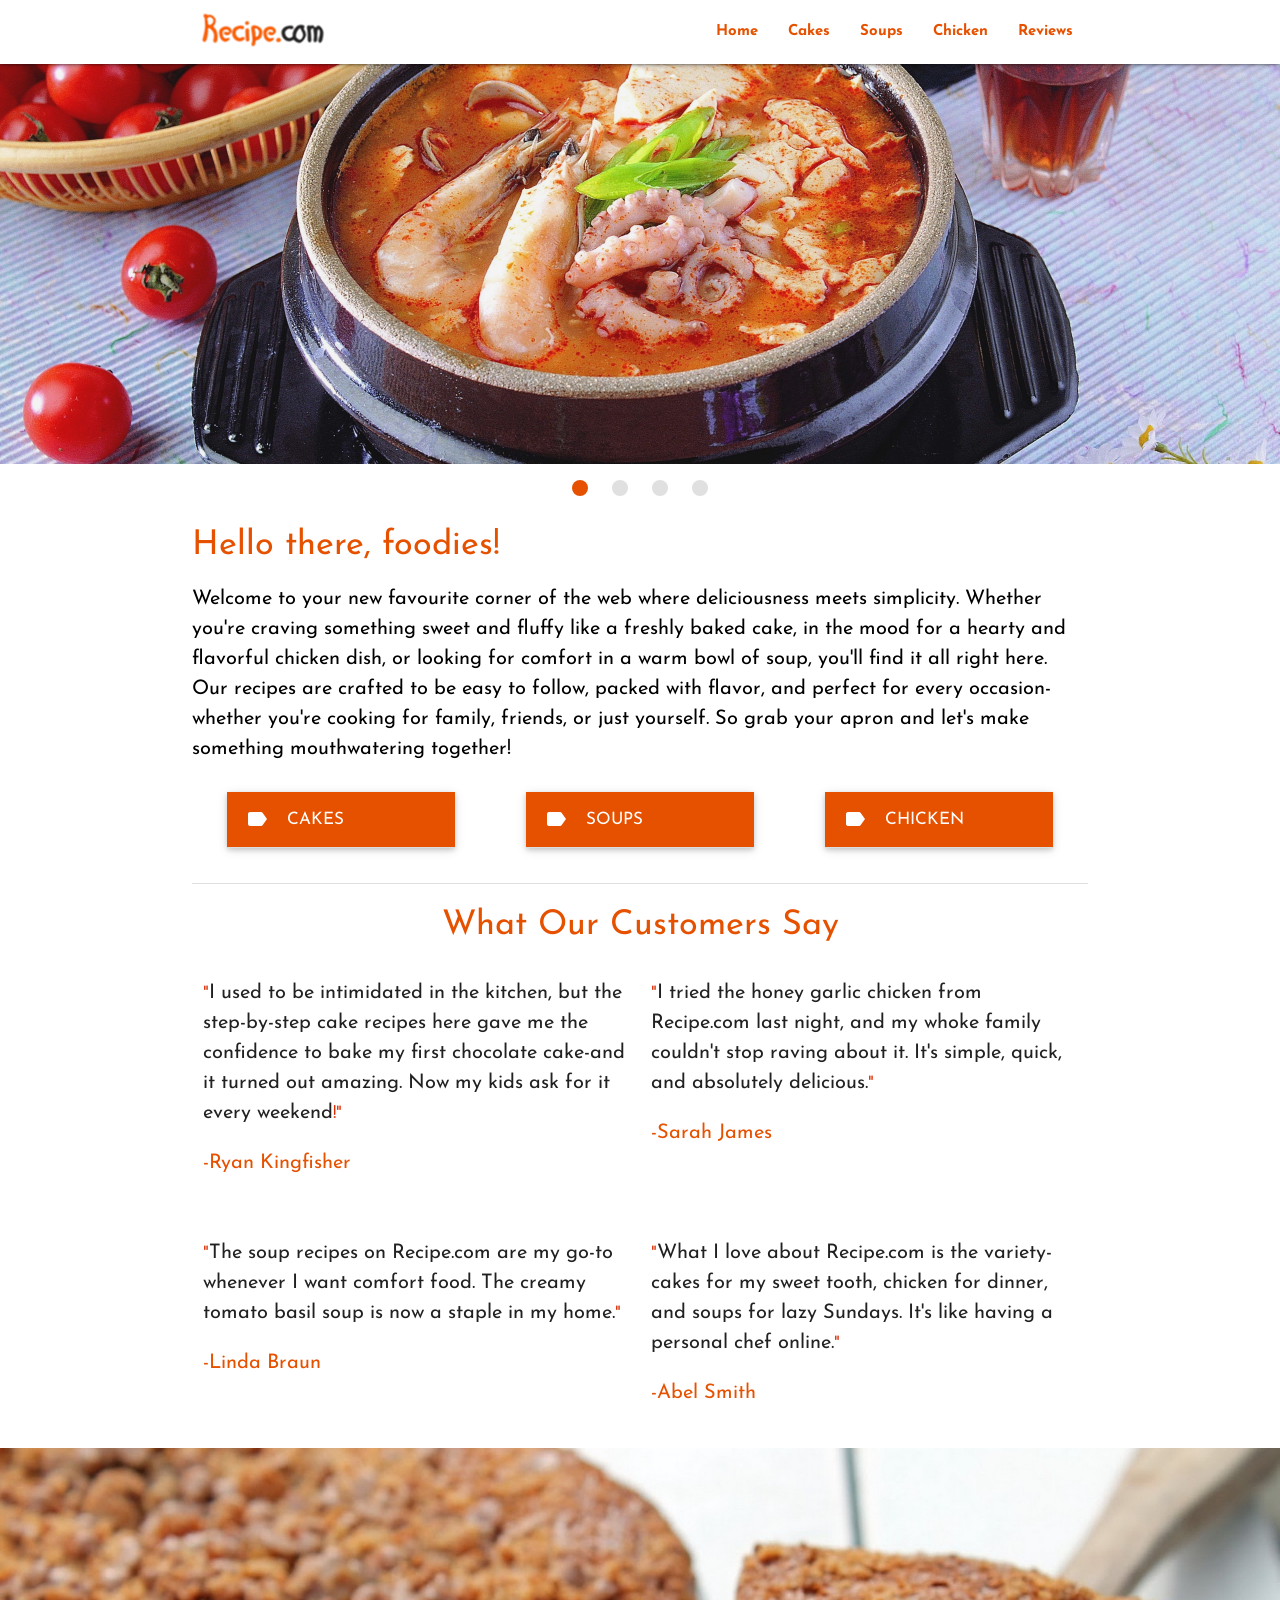
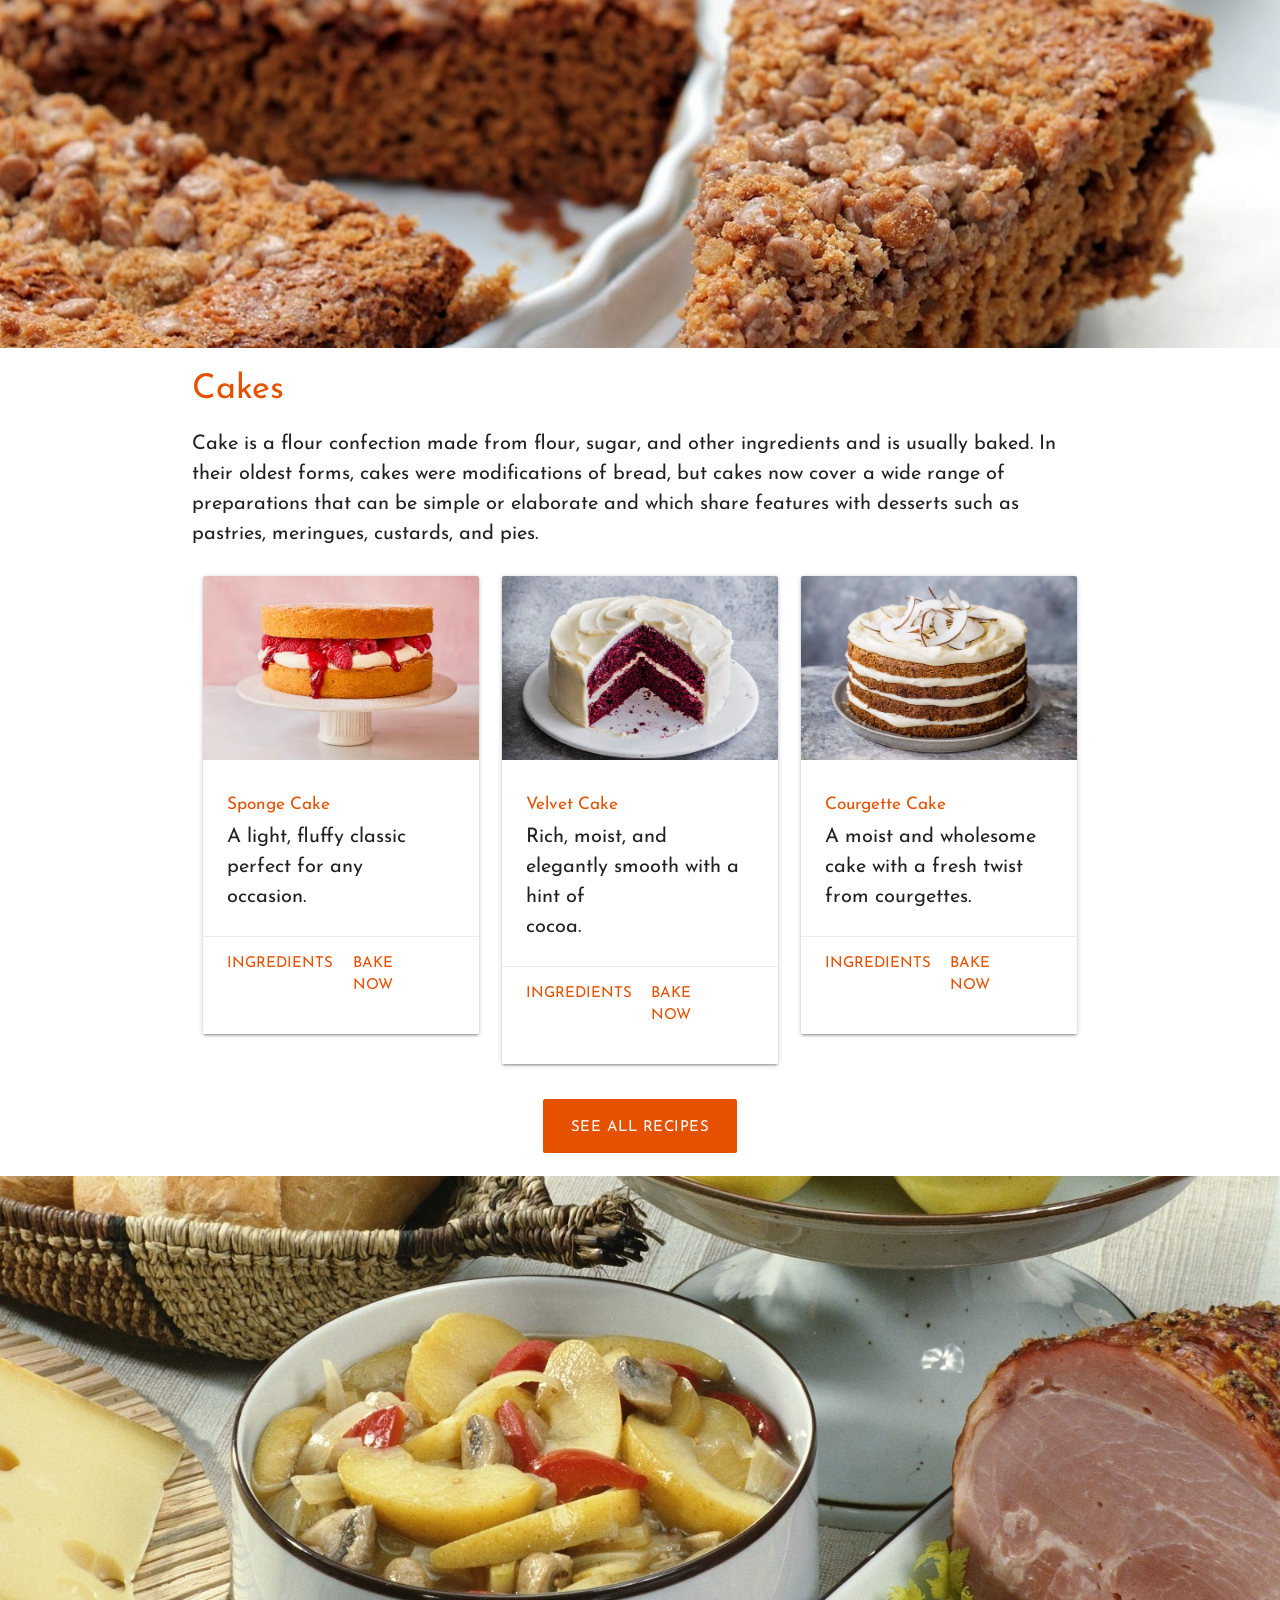
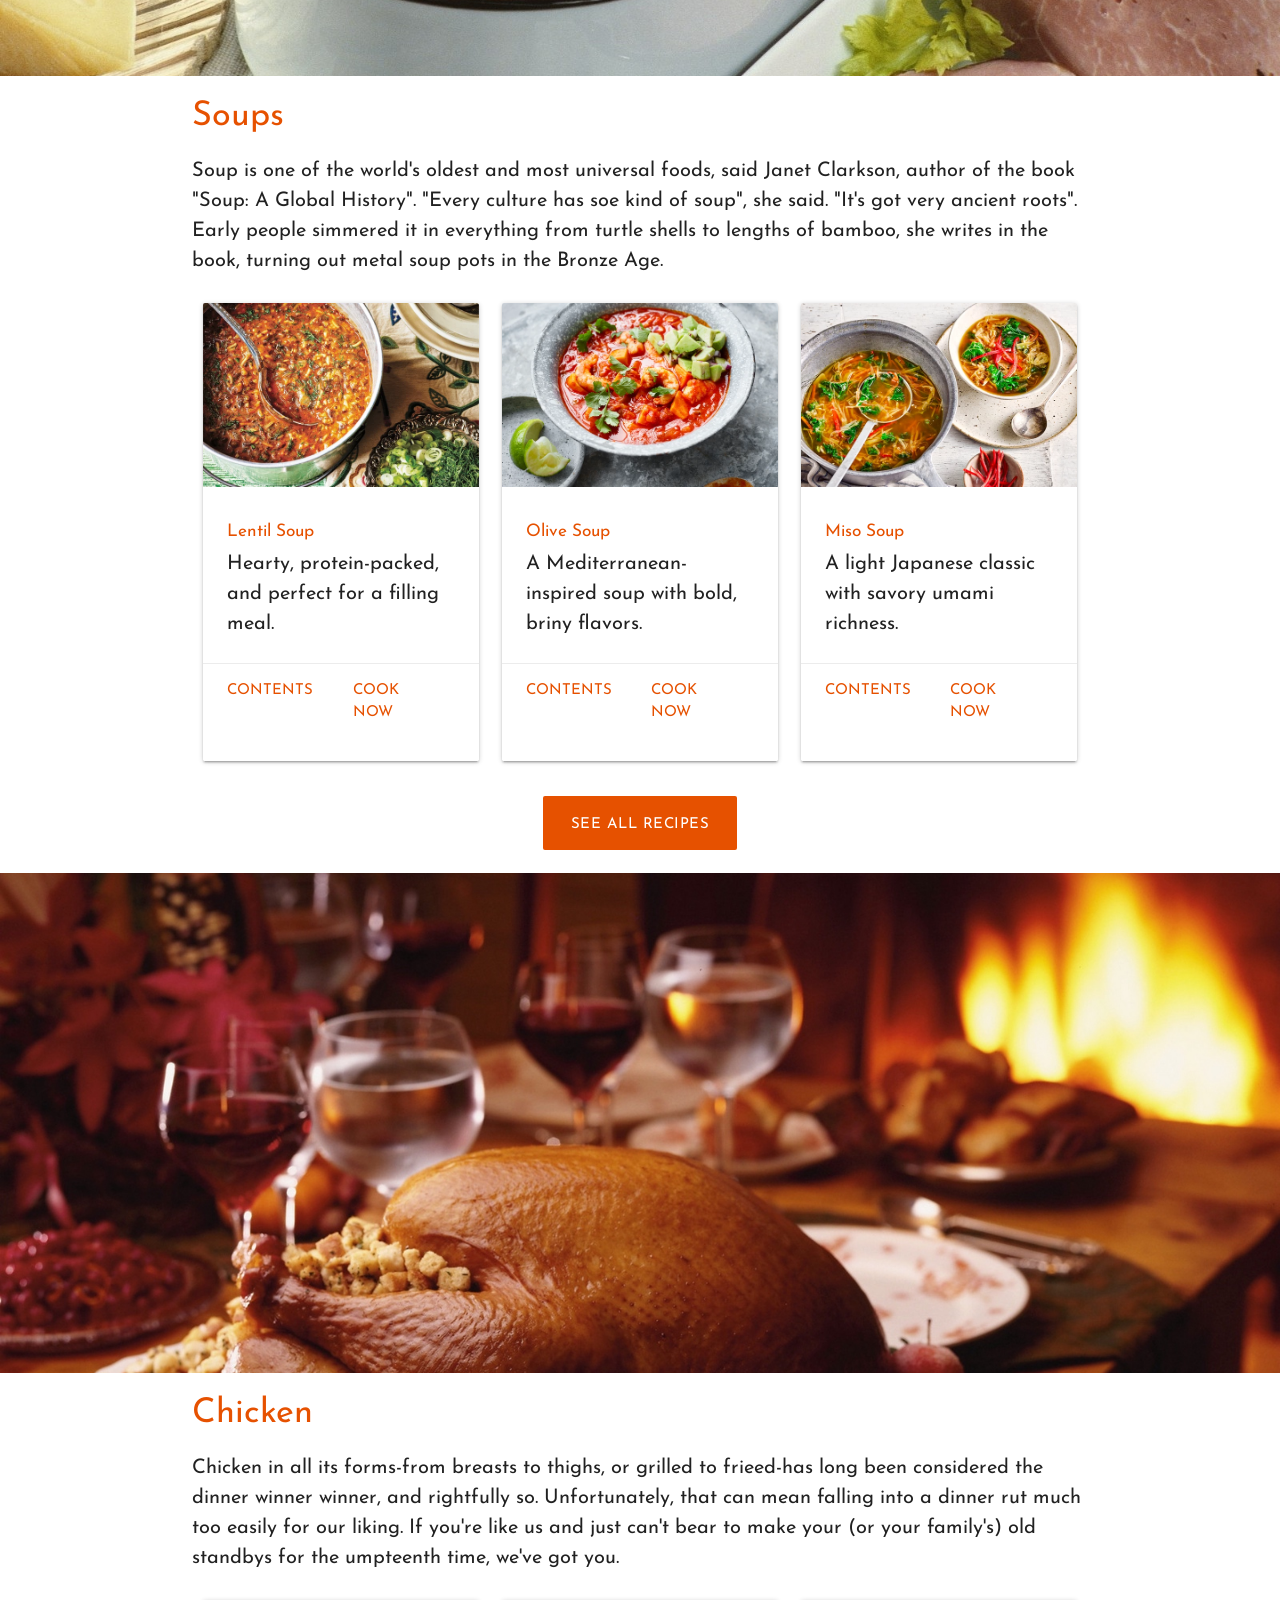
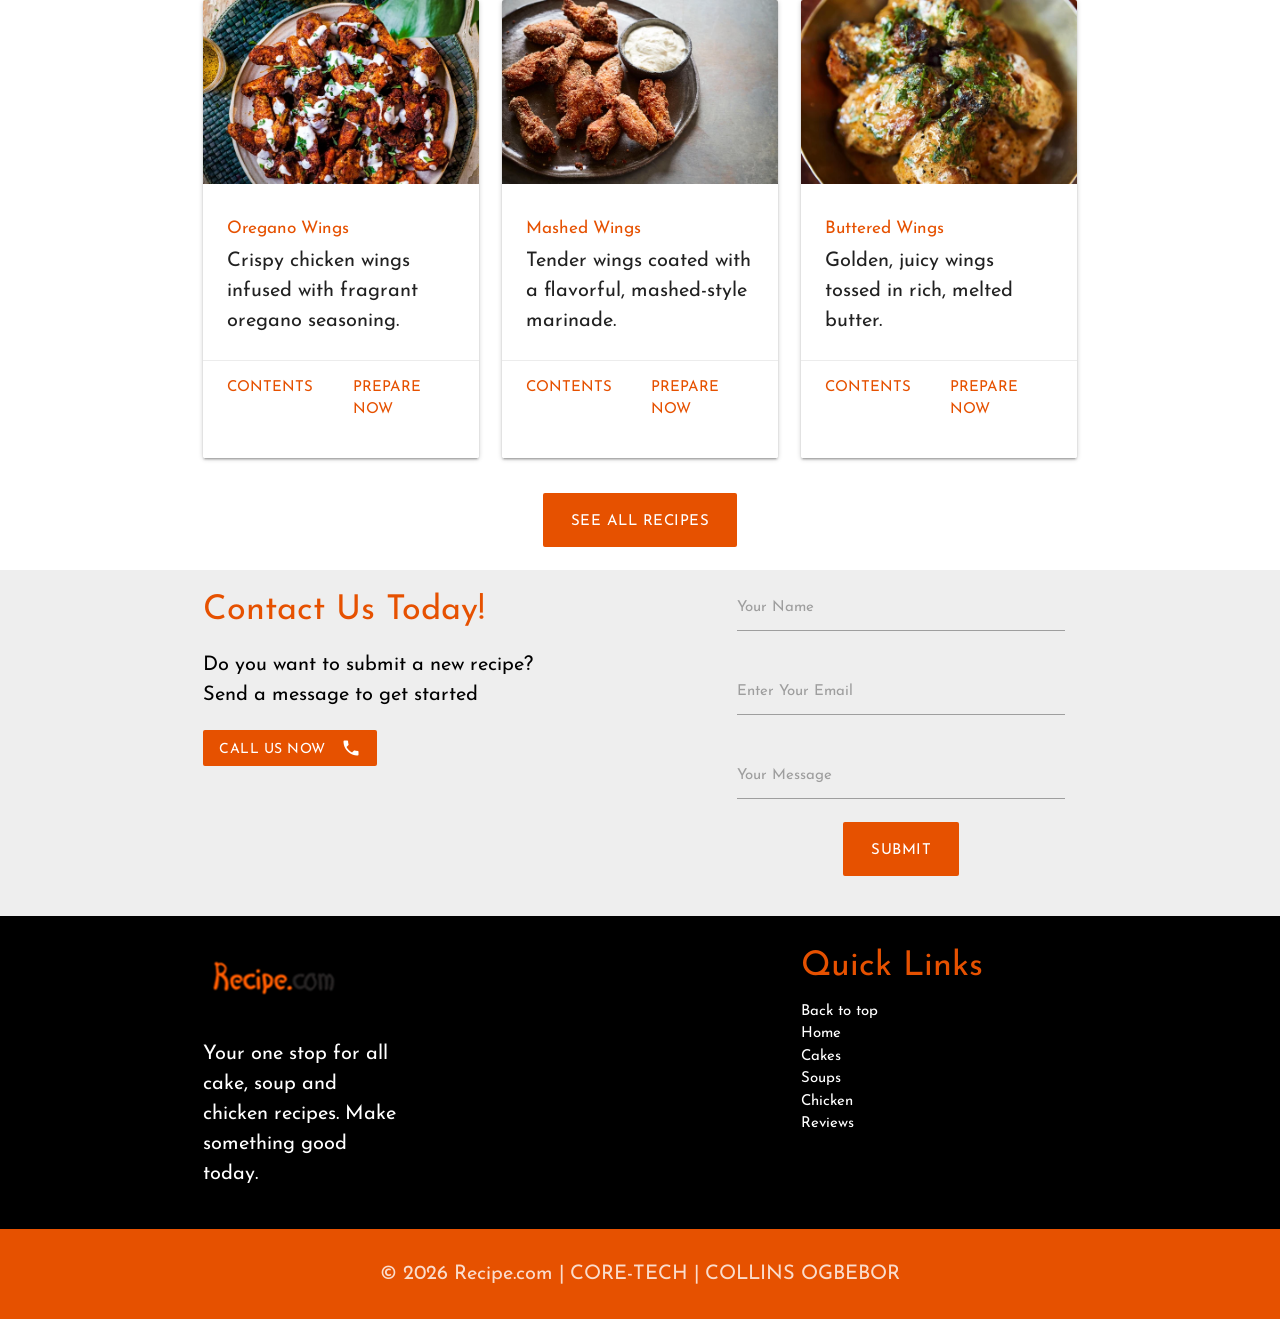
<file: index.html>
<!DOCTYPE html>
<html lang="en">
<head>
    <meta charset="UTF-8">
    <meta name="viewport" content="width=device-width, initial-scale=1.0">
    <link rel="stylesheet" href="css/materialize.css">
    <link rel="stylesheet" href="css/styles.css">
    <link href="https://fonts.googleapis.com/icon?family=Material+Icons" rel="stylesheet">
    <link rel="preconnect" href="https://fonts.googleapis.com">
    <link rel="preconnect" href="https://fonts.gstatic.com" crossorigin>
    <link href="https://fonts.googleapis.com/css2?family=Josefin+Sans:ital,wght@0,100..700;1,100..700&display=swap" rel="stylesheet">
    <link rel="shortcut icon" href="img/rcon.png" type="image/x-icon">
    <title>Recipe.com</title>
    <style>
        *{font-family: "Josefin Sans", sans-serif;}
        
        p{
            font-size: 20px;
        }

        span{
            font-size: 17px;
        }
    </style>
</head>
<body>
    <header>
        <div class="navbar-fixed">
            <nav class="white">
                <div class="nav-wrapper container">
                    <a href="#" class="brand-logo left hide-on-med-and-down">
                        <img src="img/logo.png" class="responsive-img" alt="">
                    </a>

                    <a href="#" class="brand-logo center hide-on-large-only hide-on-extra-large-only">
                        <img src="img/logo.png" class="responsive-img" alt="">
                    </a>

                    <a href="#menu" class="sidenav-trigger">
                        <i class="material-icons orange-text text-darken-4">menu</i>
                    </a>

                    <ul class="right hide-on-med-and-down">
                        <li><a href="index.html" class="orange-text text-darken-4 bold">Home</a></li>
                        <li><a href="cakes.html" class="orange-text text-darken-4 bold">Cakes</a></li>
                        <li><a href="soups.html" class="orange-text text-darken-4 bold">Soups</a></li>
                        <li><a href="chicken.html" class="orange-text text-darken-4 bold">Chicken</a></li>
                        <li><a href="#reviews" class="orange-text text-darken-4 bold">Reviews</a></li>
                    </ul>

                </div>
            </nav>
        </div>
        <ul class="sidenav" id="menu">
            <li><a href="index.html" class="orange-text text-darken-4 bold">Home</a></li>
            <li><a href="cakes.html" class="orange-text text-darken-4 bold">Cakes</a></li>
            <li><a href="soups.html" class="orange-text text-darken-4 bold">Soups</a></li>
            <li><a href="chicken.html" class="orange-text text-darken-4 bold">Chicken</a></li>
            <li><a href="#reviews" class="orange-text text-darken-4 bold">Reviews</a></li>
        </ul>

        <div class="slider scrollspy" id="top">
            <ul class="slides">
                <li><img src="img/shrimp_soup.jpg" alt="" class="responsive-img"></li>
                <li><img src="img/dessert_chocolate.jpg" alt="" class="responsive-img"></li>
                <li><img src="img/chicken.jpg" alt="" class="responsive-img"></li>
                <li><img src="img/cake_fruit.jpg" alt="" class="responsive-img"></li>
            </ul>
        </div>
    </header>

    <main>
        <div class="container">
            <h4 class="orange-text text-darken-4">Hello there, foodies!</h4>
            <p class="black-text">Welcome to your new favourite corner of the web where deliciousness meets simplicity. Whether you're craving something sweet and fluffy like a freshly baked cake, in the mood for a hearty and flavorful chicken dish, or looking for comfort in a warm bowl of soup, you'll find it all right here. Our recipes are crafted to be easy to follow, packed with flavor, and perfect for every occasion-whether you're cooking for family, friends, or just yourself. So grab your apron and let's make something mouthwatering together!</p>

            <div class="row">
                <div class="col s12 m6 l4">
                    <ul class="collapsible popout">
                        <li>
                            <div class="collapsible-header orange darken-4 white-text">
                                <i class="material-icons left">label</i>
                                <span>CAKES</span>
                            </div>

                            <div class="collapsible-body">
                                <img class="responsive-img" src="img/sponge_cake.webp" alt="">
                                <p>Indulge in sweet and irresistible cake recipes perfect for every celebration</p>
                                <button class="btn btn-flat orange darken-4"><a href="cakes.html" class="white-text">ALL CAKE RECIPES</a></button>
                            </div>
                        </li>
                    </ul>
                </div>
                <div class="col s12 m6 l4">
                    <ul class="collapsible popout">
                        <li>
                            <div class="collapsible-header orange darken-4 white-text">
                                <i class="material-icons left">label</i>
                                <span>SOUPS</span>
                            </div>
                            
                            <div class="collapsible-body">
                                <img class="responsive-img" src="img/mexican_soup.webp" alt="">
                                <p>Cozy up with our comforting soups recipes that warm the heart and soul.</p>
                                <button class="btn btn-flat orange darken-4"><a href="soups.html" class="white-text">ALL SOUP RECIPES</a></button>
                            </div>
                        </li>
                    </ul>
                </div>
                <div class="col s12 m6 l4">
                    <ul class="collapsible popout">
                        <li>
                            <div class="collapsible-header orange darken-4 white-text">
                                <i class="material-icons left">label</i>
                                <span>CHICKEN</span>
                            </div>
        
                            <div class="collapsible-body">
                                <img class="responsive-img" src="img/chicken_8.webp" alt="">
                                <p>From crispy to juicy, our chicken recipes bring bold flavours straight to your table</p>
                                <button class="btn btn-flat orange darken-4"><a href="chicken.html" class="white-text">ALL CHICKEN RECIPES</a></button>
                            </div>
                        </li>
                    </ul>
                </div>
            </div>
        </div>

        <div class="container border-bottom"></div>

        <div class="container">
            <h4 class="orange-text text-darken-4 center-align scrollspy" id="reviews">What Our Customers Say</h4>
            <div class="row">
                <div class="col s12 m5 l6">
                    <p><span class="deep-orange-text text-accent-4">"</span>I used to be intimidated in the kitchen, but the step-by-step cake recipes here gave me the confidence to bake my first chocolate cake-and it turned out amazing. Now my kids ask for it every weekend<span class="deep-orange-text text-accent-4">!"</span>
                    <p></p>
                    <p class="orange-text text-darken-4">-Ryan Kingfisher</p>
                    </p>
                </div>

                <div class="col s12 m5 l6">
                    <p><span class="deep-orange-text text-accent-4">"</span>I tried the honey garlic chicken from Recipe.com last night, and my whoke family couldn't stop raving about it. It's simple, quick, and absolutely delicious.<span class="deep-orange-text text-accent-4">"</span>
                    <p></p>
                    <p class="orange-text text-darken-4">-Sarah James</p>
                    </p>
                </div>
            </div>

            <div class="row">
                <div class="col s12 m6 l6">
                    <p><span class="deep-orange-text text-accent-4">"</span>The soup recipes on Recipe.com are my go-to whenever I want comfort food. The creamy tomato basil soup is now a staple in my home.<span class="deep-orange-text text-accent-4">"</span>
                    <p></p>
                    <p class="orange-text text-darken-4">-Linda Braun</p>
                    </p>
                </div>

                <div class="col s12 m6 l6">
                    <p><span class="deep-orange-text text-accent-4">"</span>What I love about Recipe.com is the variety-cakes for my sweet tooth, chicken for dinner, and soups for lazy Sundays. It's like having a personal chef online.<span class="deep-orange-text text-accent-4">"</span>
                    <p></p>
                    <p class="orange-text text-darken-4">-Abel Smith</p>
                    </p>
                </div>
            </div>
        </div>

        <!-- PARALLAX ONE -->
        <div class="parallax-container  hide-on-small-and-down">
            <div class="parallax">
                <img class="responsive-img" src="img/cake.jpg" alt="">
            </div>
        </div>

        <div class="hide-on-med-and-up">
            <img class="responsive-img" src="img/cake.jpg" alt="">
        </div>

        <div class="container">
            <h4 class="orange-text text-darken-4">Cakes</h4>
            <p>Cake is a flour confection made from flour, sugar, and other ingredients and is usually baked. In their oldest forms, cakes were modifications of bread, but cakes now cover a wide range of preparations that can be simple or elaborate and which share features with desserts such as pastries, meringues, custards, and pies.</p>

            <div class="row">
                <div class="col s12 m4 l4">
                    <div class="card">
                        <div class="card-image">
                        <img class="responsive-img" src="img/sponge_cake.webp" alt="">
                    </div>

                    <div class="card-content">
                        <h6 class="orange-text text-darken-4">Sponge Cake</h6>
                        <p>A light, fluffy classic perfect for any <br> occasion.</p>
                    </div>

                    <div class="card-action">
                        <div class="row">
                            <div class="col s6 m12 l6">
                                <a href="#sponge_ingredients" class="modal-trigger orange-text text-darken-4">INGREDIENTS</a>
                                <div class="modal" id="sponge_ingredients">
                                    <p></p>
                                    <h6 class="orange-text text-darken-4 pad">Ingredients</h6>
                                    <ul class="pad">
                                        <li>Flour</li>
                                        <li>Sugar</li>
                                        <li>Eggs</li>
                                        <li>Baking Powder</li>
                                        <li>Butter</li>
                                    </ul>
                                    <p></p>
                                </div>
                            </div>

                            <div class="col s6 m12 l6">
                                <a href="https://www.youtube.com/results?search_query=how+to+bake+a+Sponge+Cake" class="orange-text text-darken-4" target="_blank">BAKE NOW</a>
                            </div>
                        </div>
                    </div>
                    </div>
                </div>

                <div class="col s12 m4 l4">
                    <div class="card">
                        <div class="card-image">
                        <img class="responsive-img" src="img/velvet_cake.webp" alt="">
                    </div>

                    <div class="card-content">
                        <h6 class="orange-text text-darken-4">Velvet Cake</h6>
                        <p>Rich, moist, and elegantly smooth with a hint of <br>cocoa.</p>
                    </div>

                    <div class="card-action">
                        <div class="row">
                            <div class="col s6 m12 l6">
                                <a href="#velvet_ingredients" class="modal-trigger orange-text text-darken-4">INGREDIENTS</a>
                                <div class="modal" id="velvet_ingredients">
                                    <p></p>
                                    <h6 class="orange-text text-darken-4 pad">Ingredients</h6>
                                    <ul class="pad">
                                        <li>Flour</li>
                                        <li>Cocoa Powder</li>
                                        <li>Sugar</li>
                                        <li>Red Food Coloring</li>
                                        <li>Vegetable Oil</li>
                                    </ul>
                                    <p></p>
                                </div>
                            </div>

                            <div class="col s6 m12 l6">
                                <a href="https://www.youtube.com/results?search_query=how+to+bake+a+Velvet+Cake" class="orange-text text-darken-4" target="_blank">BAKE NOW</a>
                            </div>
                        </div>
                    </div>
                    </div>
                </div>

                <div class="col s12 m4 l4">
                    <div class="card">
                        <div class="card-image">
                        <img class="responsive-img" src="img/courgette_cake.webp" alt="">
                    </div>

                    <div class="card-content">
                        <h6 class="orange-text text-darken-4">Courgette Cake</h6>
                        <p>A moist and wholesome cake with a fresh twist from courgettes.</p>
                    </div>

                    <div class="card-action">
                        <div class="row">
                            <div class="col s6 m12 l6">
                                <a href="#courgette_ingredients" class="modal-trigger orange-text text-darken-4">INGREDIENTS</a>
                                <div class="modal" id="courgette_ingredients">
                                    <p></p>
                                    <h6 class="orange-text text-darken-4 pad">Ingredients</h6>
                                    <ul class="pad">
                                        <li>Flour</li>
                                        <li>Courgette(zucchini)</li>
                                        <li>Eggs</li>
                                        <li>Vegetable Oil</li>
                                        <li>Sugar</li>
                                    </ul>
                                    <p></p>
                                </div>
                            </div>

                            <div class="col s6 m12 l6">
                                <a href="https://www.youtube.com/results?search_query=how+to+bake+a+Courgette+Cake" class="orange-text text-darken-4" target="_blank">BAKE NOW</a>
                            </div>
                        </div>
                    </div>
                    </div>
                </div>
            </div>

            <div class="center">
                <button class="btn btn-flat btn-large orange darken-4 center">
                    <a class="white-text" href="cakes.html">SEE ALL RECIPES</a>
                </button>
            </div>

            <div>
                <h4></h4>
            </div>
        </div>

        <!-- PARALLAX TWO -->
        <div class="parallax-container  hide-on-small-and-down">
            <div class="parallax">
                <img class="responsive-img" src="img/soup.jpg" alt="">
            </div>
        </div>

        <div class="hide-on-med-and-up">
            <img class="responsive-img" src="img/soup.jpg" alt="">
        </div>

        <div class="container">
            <h4 class="orange-text text-darken-4">Soups</h4>
            <p>Soup is one of the world's oldest and most universal foods, said Janet Clarkson, author of the book "Soup: A Global History". "Every culture has soe kind of soup", she said. "It's got very ancient roots". Early people simmered it in everything from turtle shells to lengths of bamboo, she writes in the book, turning out metal soup pots in the Bronze Age.</h6>

            <div class="row">
                <div class="col s12 m4 l4">
                    <div class="card">
                        <div class="card-image">
                        <img class="responsive-img" src="img/lentil_soup.webp" alt="">
                    </div>

                    <div class="card-content">
                        <h6 class="orange-text text-darken-4">Lentil Soup</h6>
                        <p>Hearty, protein-packed, and perfect for a filling meal.</p>
                    </div>

                    <div class="card-action">
                        <div class="row">
                            <div class="col s6 m12 l6">
                                <a href="#lentil_ingredients" class="modal-trigger orange-text text-darken-4">CONTENTS</a>
                                <div class="modal" id="lentil_ingredients">
                                    <p></p>
                                    <h6 class="orange-text text-darken-4 pad">Ingredients</h6>
                                    <ul class="pad">
                                        <li>Red lentils</li>
                                        <li>Carrots</li>
                                        <li>Garlic</li>
                                        <li>Tomatoes</li>
                                        <li>Onion</li>
                                    </ul>
                                    <p></p>
                                </div>
                            </div>

                            <div class="col s6 m12 l6">
                                <a href="https://www.youtube.com/results?search_query=how+to+prepare+Lentil+Soup" class="orange-text text-darken-4" target="_blank">COOK NOW</a>
                            </div>
                        </div>
                    </div>
                    </div>
                </div>

                <div class="col s12 m4 l4">
                    <div class="card">
                        <div class="card-image">
                        <img class="responsive-img" src="img/olive_soup.webp" alt="">
                    </div>

                    <div class="card-content">
                        <h6 class="orange-text text-darken-4">Olive Soup</h6>
                        <p>A Mediterranean-inspired soup with bold, briny flavors.</p>
                    </div>

                    <div class="card-action">
                        <div class="row">
                            <div class="col s6 m12 l6">
                                <a href="#olive_ingredients" class="modal-trigger orange-text text-darken-4">CONTENTS</a>
                                <div class="modal" id="olive_ingredients">
                                    <p></p>
                                    <h6 class="orange-text text-darken-4 pad">Ingredients</h6>
                                    <ul class="pad">
                                        <li>Green Olives</li>
                                        <li>Garlic</li>
                                        <li>Tomatoes</li>
                                        <li>Olive Oil</li>
                                        <li>Onion</li>
                                    </ul>
                                    <p></p>
                                </div>
                            </div>

                            <div class="col s6 m12 l6">
                                <a href="https://www.youtube.com/results?search_query=how+to+prepare+Olive+Soup" class="orange-text text-darken-4" target="_blank">COOK NOW</a>
                            </div>
                        </div>
                    </div>
                    </div>
                </div>

                <div class="col s12 m4 l4">
                    <div class="card">
                        <div class="card-image">
                        <img class="responsive-img" src="img/miso_soup.webp" alt="">
                    </div>

                    <div class="card-content">
                        <h6 class="orange-text text-darken-4">Miso Soup</h6>
                        <p>A light Japanese classic with savory umami richness.</p>
                    </div>

                    <div class="card-action">
                        <div class="row">
                            <div class="col s6 m12 l6">
                                <a href="#miso_ingredients" class="modal-trigger orange-text text-darken-4">CONTENTS</a>
                                <div class="modal" id="miso_ingredients">
                                    <p></p>
                                    <h6 class="orange-text text-darken-4 pad">Ingredients</h6>
                                    <ul class="pad">
                                        <li>Miso paste</li>
                                        <li>Dashi stock</li>
                                        <li>Tofu</li>
                                        <li>Seaweed(wakame)</li>
                                        <li>Spring Onion</li>
                                    </ul>
                                    <p></p>
                                </div>
                            </div>

                            <div class="col s6 m12 l6">
                                <a href="https://www.youtube.com/results?search_query=how+to+prepare+Miso+Soup" class="orange-text text-darken-4" target="_blank">COOK NOW</a>
                            </div>
                        </div>
                    </div>
                    </div>
                </div>
            </div>

            <div class="center">
                <button class="btn btn-flat btn-large orange darken-4 center">
                    <a class="white-text" href="soups.html">SEE ALL RECIPES</a>
                </button>
            </div>

            <div>
                <h4></h4>
            </div>
        </div>

        <!-- PARALLAX THREE -->
        <div class="parallax-container  hide-on-small-and-down">
            <div class="parallax">
                <img class="responsive-img" src="img/chicken.jpg" alt="">
            </div>
        </div>

        <div class="hide-on-med-and-up">
            <img class="responsive-img" src="img/chicken.jpg" alt="">
        </div>

        <div class="container">
            <h4 class="orange-text text-darken-4">Chicken</h4>
            <p>Chicken in all its forms-from breasts to thighs, or grilled to frieed-has long been considered the dinner winner winner, and rightfully so. Unfortunately, that can mean falling into a dinner rut much too easily for our liking. If you're like us and just can't bear to make your (or your family's) old standbys for the umpteenth time, we've got you.</h6>

            <div class="row">
                <div class="col s12 m4 l4">
                    <div class="card">
                        <div class="card-image">
                        <img class="responsive-img" src="img/chicken_5.webp" alt="">
                    </div>

                    <div class="card-content">
                        <h6 class="orange-text text-darken-4">Oregano Wings</h6>
                        <p>Crispy chicken wings infused with fragrant oregano seasoning.</p>
                    </div>

                    <div class="card-action">
                        <div class="row">
                            <div class="col s6 m12 l6">
                                <a href="#oregano_ingredients" class="modal-trigger orange-text text-darken-4">CONTENTS</a>
                                <div class="modal" id="oregano_ingredients">
                                    <p></p>
                                    <h6 class="orange-text text-darken-4 pad">Ingredients</h6>
                                    <ul class="pad">
                                        <li>Chicken wings</li>
                                        <li>Oregano</li>
                                        <li>Olive oil</li>
                                        <li>Garlic</li>
                                        <li>Lemon juice</li>
                                    </ul>
                                    <p></p>
                                </div>
                            </div>

                            <div class="col s6 m12 l6">
                                <a href="https://www.youtube.com/results?search_query=how+to+prepare+Oregano+Chicken+Wings" class="orange-text text-darken-4" target="_blank">PREPARE NOW</a>
                            </div>
                        </div>
                    </div>
                    </div>
                </div>

                <div class="col s12 m4 l4">
                    <div class="card">
                        <div class="card-image">
                        <img class="responsive-img" src="img/chicken_11.webp" alt="">
                    </div>

                    <div class="card-content">
                        <h6 class="orange-text text-darken-4">Mashed Wings</h6>
                        <p>Tender wings coated with a flavorful, mashed-style marinade.</p>
                    </div>

                    <div class="card-action">
                        <div class="row">
                            <div class="col s6 m12 l6">
                                <a href="#mashed_ingredients" class="modal-trigger orange-text text-darken-4">CONTENTS</a>
                                <div class="modal" id="mashed_ingredients">
                                    <p></p>
                                    <h6 class="orange-text text-darken-4 pad">Ingredients</h6>
                                    <ul class="pad">
                                        <li>Chicken wings</li>
                                        <li>Garlic</li>
                                        <li>Ginger</li>
                                        <li>Soy sauce</li>
                                        <li>Butter</li>
                                    </ul>
                                    <p></p>
                                </div>
                            </div>

                            <div class="col s6 m12 l6">
                                <a href="https://www.youtube.com/results?search_query=how+to+prepare+Mashed+Chicken+Wings" class="orange-text text-darken-4" target="_blank">PREPARE NOW</a>
                            </div>
                        </div>
                    </div>
                    </div>
                </div>

                <div class="col s12 m4 l4">
                    <div class="card">
                        <div class="card-image">
                        <img class="responsive-img" src="img/chicken_1.webp" alt="">
                    </div>

                    <div class="card-content">
                        <h6 class="orange-text text-darken-4">Buttered Wings</h6>
                        <p>Golden, juicy wings tossed in rich, melted <br> butter.</p>
                    </div>

                    <div class="card-action">
                        <div class="row">
                            <div class="col s6 m12 l6">
                                <a href="#buttered_ingredients" class="modal-trigger orange-text text-darken-4">CONTENTS</a>
                                <div class="modal" id="buttered_ingredients">
                                    <p></p>
                                    <h6 class="orange-text text-darken-4 pad">Ingredients</h6>
                                    <ul class="pad">
                                        <li>Chicken wings</li>
                                        <li>Butter</li>
                                        <li>Garlic</li>
                                        <li>Black pepper</li>
                                        <li>Salt</li>
                                    </ul>
                                    <p></p>
                                </div>
                            </div>

                            <div class="col s6 m12 l6">
                                <a href="https://www.youtube.com/results?search_query=how+to+prepare+Buttered+Chicken+Wings" class="orange-text text-darken-4" target="_blank">PREPARE NOW</a>
                            </div>
                        </div>
                    </div>
                    </div>
                </div>
            </div>

            <div class="center">
                <button class="btn btn-flat btn-large orange darken-4 center">
                    <a class="white-text" href="chicken.html">SEE ALL RECIPES</a>
                </button>
            </div>

            <div>
                <h4></h4>
            </div>
        </div>
        
        <div class="grey padding lighten-3">
            <div class="container">
                <div class="row orange-text text-darken-4">
                    <div class="col s12 m5 l5">
                        <h4>Contact Us Today!</h4>
                        <p class="black-text">Do you want to submit a new recipe? Send a message to get started</p>
                        <button class="btn btn-flat orange darken-4">
                            <a href="#" class="white-text">
                                <i class="material-icons right white-text">phone</i>
                                CALL US NOW
                            </a>
                        </button>
                    </div>
                    <div class="col s12 m2 l2"></div>
                    <div class="col s12 m5 l5">
                        <form>
                            <div class="input-field col s12">
                                <input id="user_name" type="text" class="validate">
                                <label for="user_name">Your Name</label>
                            </div>
        
                            <div class="input-field col s12">
                                <input type="email" name="" id="email" class="validate">
                                <label for="email">Enter Your Email</label>
                            </div>
        
                            <div class="input-field col s12">
                                <input id="text" type="text" class="validate">
                                <label for="text">Your Message</label>
                            </div>
        
                            <div class="center">
                                <button class="btn btn-flat orange darken-4 btn-large">
                                    <a class="white-text" href="">SUBMIT</a>
                                </button>
                            </div>
                        </form>
                    </div>
                </div>
            </div>
        </div>
    </main>

    <footer class="page-footer black" >
            <div class="container">
                <div class="row">
                    <div class="col s12 m3 l3">
                        <h4><img src="img/logo.png" alt=""></h4>
                        <p>Your one stop for all cake, soup and chicken recipes. Make something good today.</p>
                    </div>
                    <div class="col s12 m5 l5"></div>
                    <div class="col s12 m3 l3">
                        <h4 class="orange-text text-darken-4">Quick Links</h4>
                        <ul>
                            <li><a href="#top" class="white-text">Back to top</a></li>
                            <li><a href="index.html" class="white-text">Home</a></li>
                            <li><a href="cakes.html" class="white-text">Cakes</a></li>
                            <li><a href="soups.html" class="white-text">Soups</a></li>
                            <li><a href="chicken.html" class="white-text">Chicken</a></li>
                            <li><a href="#reviews" class="white-text">Reviews</a></li>
                        </ul>
                    </div>
                </div>
            </div>
        
        <div class="footer-copyright orange darken-4">
            <div class="container center">
                <p>&copy; 2026 Recipe.com | CORE-TECH | COLLINS OGBEBOR</p>
            </div>
        </div>
    </footer>
</body>
<script src="js/JQuery.js"></script>
<script src="js/materialize.js"></script>
<script>
    $(document).ready(function(){
        $('.slider').slider(
            {
                height: 400,
                duration: 3000,
                interval: 3000
            }
        ),

        $('.collapsible').collapsible(),

        $('.parallax').parallax(),

        $('.modal').modal(),

        $('.sidenav').sidenav(),

        $('.scrollspy').scrollSpy()
    });
</script>
</html>
</file>
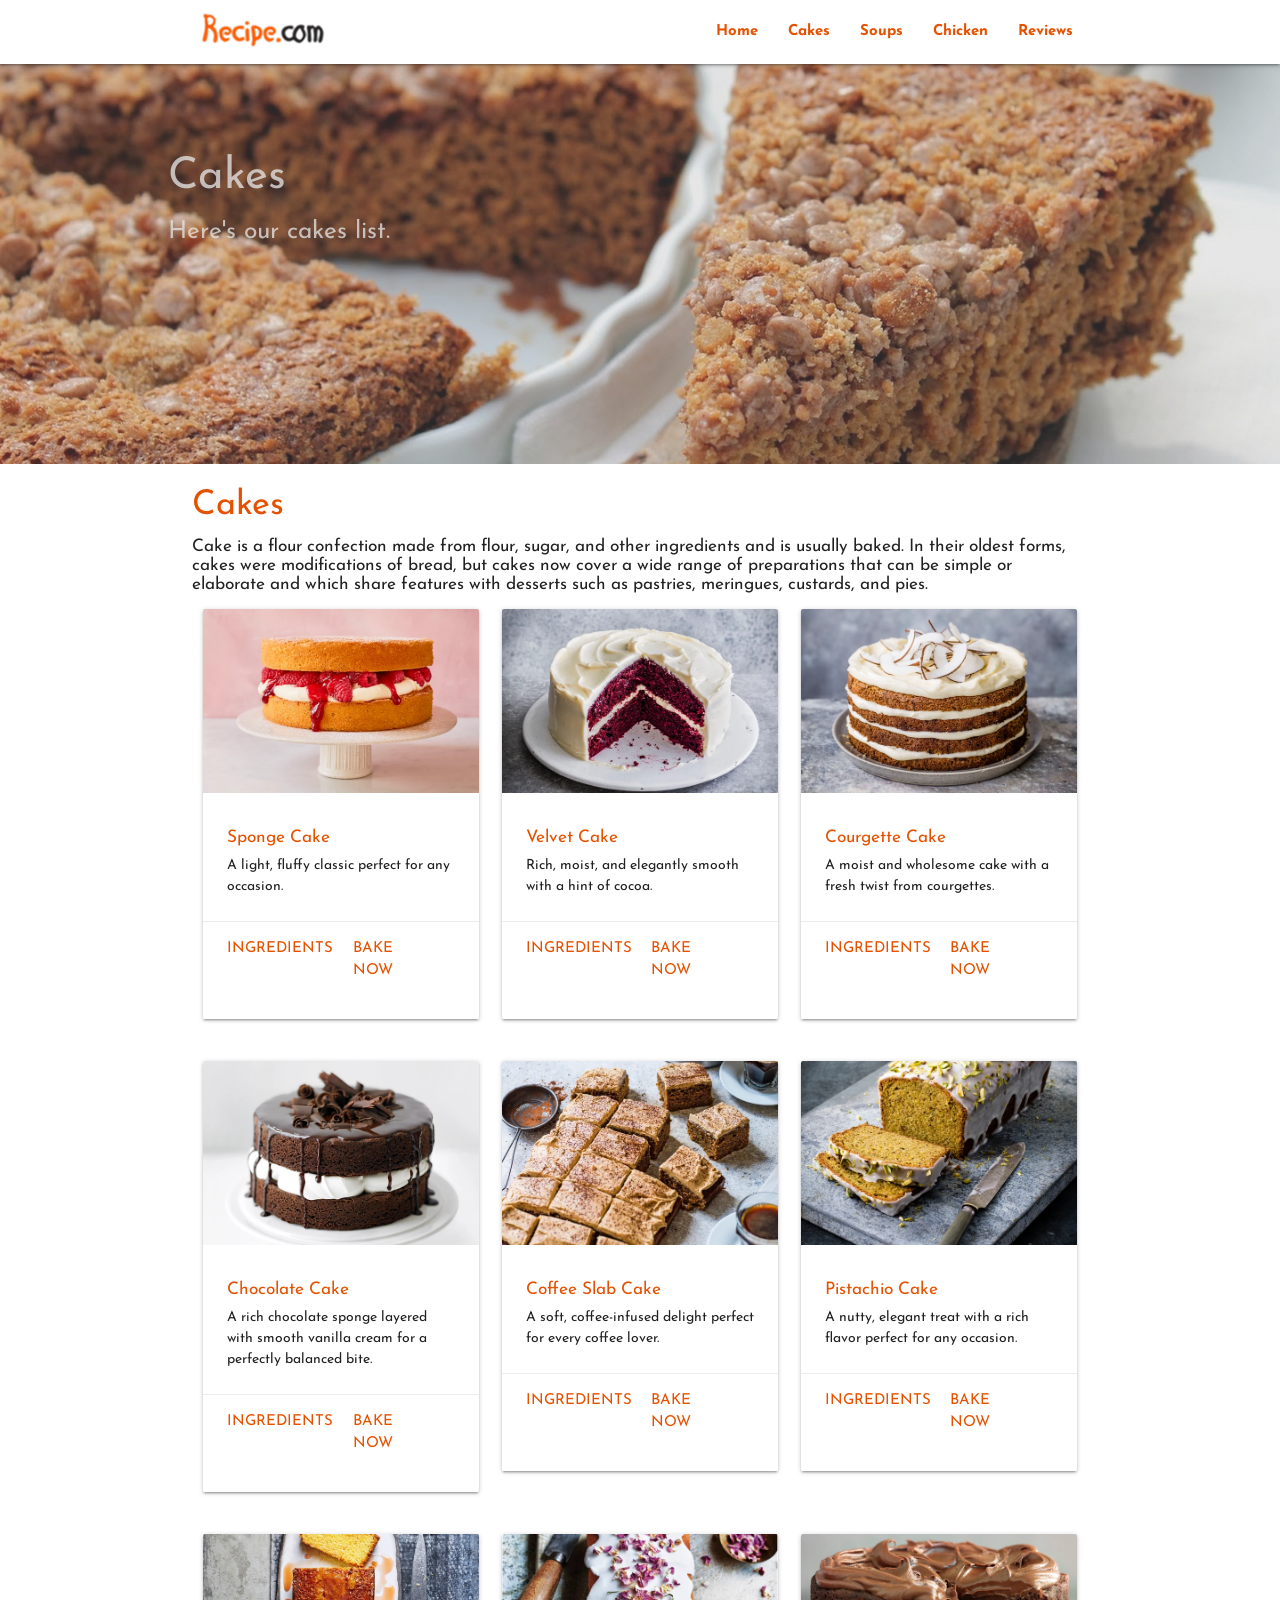
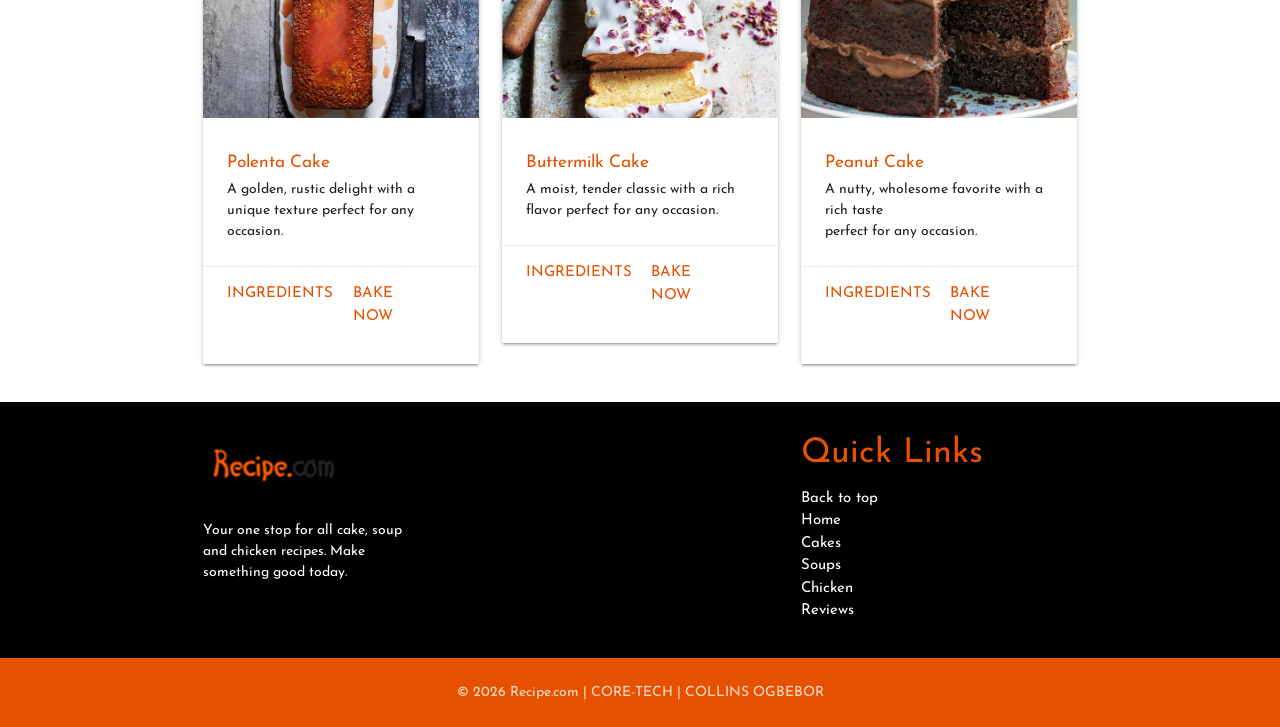
<file: cakes.html>
<!DOCTYPE html>
<html lang="en">
<head>
    <meta charset="UTF-8">
    <meta name="viewport" content="width=device-width, initial-scale=1.0">
    <link rel="stylesheet" href="css/materialize.css">
    <link rel="stylesheet" href="css/styles.css">
    <link href="https://fonts.googleapis.com/icon?family=Material+Icons" rel="stylesheet">
    <link rel="preconnect" href="https://fonts.googleapis.com">
    <link rel="preconnect" href="https://fonts.gstatic.com" crossorigin>
    <link href="https://fonts.googleapis.com/css2?family=Josefin+Sans:ital,wght@0,100..700;1,100..700&display=swap" rel="stylesheet">
    <link rel="shortcut icon" href="img/rcon.png" type="image/x-icon">
    <title>Cakes</title>
    <style>
        *{font-family: "Josefin Sans", sans-serif;}

        p{
            font-size: 14px;
        }

        span{
            font-size: 11px;
        }
    </style>
</head>
<body>
    <header>
        <div class="navbar-fixed">
            <nav class="white">
                <div class="nav-wrapper container">
                    <a href="#" class="brand-logo left hide-on-med-and-down">
                        <img src="img/logo.png" class="responsive-img" alt="">
                    </a>

                    <a href="#" class="brand-logo center hide-on-large-only hide-on-extra-large-only">
                        <img src="img/logo.png" class="responsive-img" alt="">
                    </a>

                    <a href="#menu" class="sidenav-trigger">
                        <i class="material-icons orange-text text-darken-4">menu</i>
                    </a>

                    <ul class="right hide-on-med-and-down">
                        <li><a href="index.html" class="orange-text text-darken-4 bold">Home</a></li>
                        <li><a href="cakes.html" class="orange-text text-darken-4 bold">Cakes</a></li>
                        <li><a href="soups.html" class="orange-text text-darken-4 bold">Soups</a></li>
                        <li><a href="chicken.html" class="orange-text text-darken-4 bold">Chicken</a></li>
                        <li><a href="index.html#reviews" class="orange-text text-darken-4 bold">Reviews</a></li>
                    </ul>

                </div>
            </nav>
        </div>
        <ul class="sidenav" id="menu">
            <li><a href="index.html" class="orange-text text-darken-4 bold">Home</a></li>
            <li><a href="cakes.html" class="orange-text text-darken-4 bold">Cakes</a></li>
            <li><a href="soups.html" class="orange-text text-darken-4 bold">Soups</a></li>
            <li><a href="chicken.html" class="orange-text text-darken-4 bold">Chicken</a></li>
            <li><a href="index.html#reviews" class="orange-text text-darken-4 bold">Reviews</a></li>
        </ul>

        <div class="slider scrollspy" id="cake-top">
            <ul class="slides">
                <li>
                    <img src="img/cake.jpg" alt="" class="responsive-img">
                    <div class="caption left-align">
                        <h3>Cakes</h3>
                        <h5 class="white-text">Here's our cakes list.</h5>
                    </div>
                </li>
            </ul>
        </div>
    </header>
    
    <main>
        <div class="container">
            <h4 class="orange-text text-darken-4">Cakes</h4>
            <h6>Cake is a flour confection made from flour, sugar, and other ingredients and is usually baked. In their oldest forms, cakes were modifications of bread, but cakes now cover a wide range of preparations that can be simple or elaborate and which share features with desserts such as pastries, meringues, custards, and pies.</h6>

            <div class="row">
                <div class="col s12 m4 l4">
                    <div class="card">
                        <div class="card-image">
                        <img class="responsive-img" src="img/sponge_cake.webp" alt="">
                    </div>

                    <div class="card-content">
                        <h6 class="orange-text text-darken-4">Sponge Cake</h6>
                        <p>A light, fluffy classic perfect for any <br> occasion.</p>
                    </div>

                    <div class="card-action">
                        <div class="row">
                            <div class="col s6 m12 l6">
                                <a href="#sponge_ingredients" class="modal-trigger orange-text text-darken-4">INGREDIENTS</a>
                                <div class="modal" id="sponge_ingredients">
                                    <p></p>
                                    <h6 class="orange-text text-darken-4 pad">Ingredients</h6>
                                    <ul class="pad">
                                        <li>Flour</li>
                                        <li>Sugar</li>
                                        <li>Eggs</li>
                                        <li>Baking Powder</li>
                                        <li>Butter</li>
                                    </ul>
                                    <p></p>
                                </div>
                            </div>

                            <div class="col s6 m12 l6">
                                <a href="https://www.youtube.com/results?search_query=how+to+bake+a+Sponge+Cake" class="orange-text text-darken-4" target="_blank">BAKE NOW</a>
                            </div>
                        </div>
                    </div>
                    </div>
                </div>

                <div class="col s12 m4 l4">
                    <div class="card">
                        <div class="card-image">
                        <img class="responsive-img" src="img/velvet_cake.webp" alt="">
                    </div>

                    <div class="card-content">
                        <h6 class="orange-text text-darken-4">Velvet Cake</h6>
                        <p>Rich, moist, and elegantly smooth with a hint of cocoa.</p>
                    </div>

                    <div class="card-action">
                        <div class="row">
                            <div class="col s6 m12 l6">
                                <a href="#velvet_ingredients" class="modal-trigger orange-text text-darken-4">INGREDIENTS</a>
                                <div class="modal" id="velvet_ingredients">
                                    <p></p>
                                    <h6 class="orange-text text-darken-4 pad">Ingredients</h6>
                                    <ul class="pad">
                                        <li>Flour</li>
                                        <li>Cocoa Powder</li>
                                        <li>Sugar</li>
                                        <li>Red Food Coloring</li>
                                        <li>Vegetable Oil</li>
                                    </ul>
                                    <p></p>
                                </div>
                            </div>

                            <div class="col s6 m12 l6">
                                <a href="https://www.youtube.com/results?search_query=how+to+bake+a+Velvet+Cake" class="orange-text text-darken-4" target="_blank">BAKE NOW</a>
                            </div>
                        </div>
                    </div>
                    </div>
                </div>

                <div class="col s12 m4 l4">
                    <div class="card">
                        <div class="card-image">
                        <img class="responsive-img" src="img/courgette_cake.webp" alt="">
                    </div>

                    <div class="card-content">
                        <h6 class="orange-text text-darken-4">Courgette Cake</h6>
                        <p>A moist and wholesome cake with a fresh twist from courgettes.</p>
                    </div>

                    <div class="card-action">
                        <div class="row">
                            <div class="col s6 m12 l6">
                                <a href="#courgette_ingredients" class="modal-trigger orange-text text-darken-4">INGREDIENTS</a>
                                <div class="modal" id="courgette_ingredients">
                                    <p></p>
                                    <h6 class="orange-text text-darken-4 pad">Ingredients</h6>
                                    <ul class="pad">
                                        <li>Flour</li>
                                        <li>Courgette(zucchini)</li>
                                        <li>Eggs</li>
                                        <li>Vegetable Oil</li>
                                        <li>Sugar</li>
                                    </ul>
                                    <p></p>
                                </div>
                            </div>

                            <div class="col s6 m12 l6">
                                <a href="https://www.youtube.com/results?search_query=how+to+bake+a+Courgette+Cake" class="orange-text text-darken-4" target="_blank">BAKE NOW</a>
                            </div>
                        </div>
                    </div>
                    </div>
                </div>
            </div>

            <div class="row">
                <div class="col s12 m4 l4">
                    <div class="card">
                        <div class="card-image">
                        <img class="responsive-img" src="img/chocolate_2.webp" alt="">
                    </div>

                    <div class="card-content">
                        <h6 class="orange-text text-darken-4">Chocolate Cake</h6>
                        <p>A rich chocolate sponge layered with smooth vanilla cream for a perfectly balanced bite.</p>
                    </div>

                    <div class="card-action">
                        <div class="row">
                            <div class="col s6 m12 l6">
                                <a href="#choco_ingredients" class="modal-trigger orange-text text-darken-4">INGREDIENTS</a>
                                <div class="modal" id="choco_ingredients">
                                    <p></p>
                                    <h6 class="orange-text text-darken-4 pad">Ingredients</h6>
                                    <ul class="pad">
                                        <li>Flour</li>
                                        <li>Sugar</li>
                                        <li>Eggs</li>
                                        <li>Cocoa Powder</li>
                                        <li>Vanilla cream filling</li>
                                    </ul>
                                    <p></p>
                                </div>
                            </div>

                            <div class="col s6 m12 l6">
                                <a href="https://www.youtube.com/results?search_query=how+to+bake+a+Chocolate+Cake+with+vanilla+cream+filling" class="orange-text text-darken-4" target="_blank">BAKE NOW</a>
                            </div>
                        </div>
                    </div>
                    </div>
                </div>

                <div class="col s12 m4 l4">
                    <div class="card">
                        <div class="card-image">
                        <img class="responsive-img" src="img/coffeeslab_cake.webp" alt="">
                    </div>

                    <div class="card-content">
                        <h6 class="orange-text text-darken-4">Coffee Slab Cake</h6>
                        <p>A soft, coffee-infused delight perfect for every coffee lover.</p>
                    </div>

                    <div class="card-action">
                        <div class="row">
                            <div class="col s6 m12 l6">
                                <a href="#coffee_ingredients" class="modal-trigger orange-text text-darken-4">INGREDIENTS</a>
                                <div class="modal" id="coffee_ingredients">
                                    <p></p>
                                    <h6 class="orange-text text-darken-4 pad">Ingredients</h6>
                                    <ul class="pad">
                                        <li>Flour</li>
                                        <li>Coffee</li>
                                        <li>Sugar</li>
                                        <li>Eggs</li>
                                        <li>Butter</li>
                                    </ul>
                                    <p></p>
                                </div>
                            </div>

                            <div class="col s6 m12 l6">
                                <a href="https://www.youtube.com/results?search_query=how+to+bake+a+Coffee+Slab+Cake" class="orange-text text-darken-4" target="_blank">BAKE NOW</a>
                            </div>
                        </div>
                    </div>
                    </div>
                </div>

                <div class="col s12 m4 l4">
                    <div class="card">
                        <div class="card-image">
                        <img class="responsive-img" src="img/pistachio_cake.webp" alt="">
                    </div>

                    <div class="card-content">
                        <h6 class="orange-text text-darken-4">Pistachio Cake</h6>
                        <p>A nutty, elegant treat with a rich flavor perfect for any occasion.</p>
                    </div>

                    <div class="card-action">
                        <div class="row">
                            <div class="col s6 m12 l6">
                                <a href="#pistachio_ingredients" class="modal-trigger orange-text text-darken-4">INGREDIENTS</a>
                                <div class="modal" id="pistachio_ingredients">
                                    <p></p>
                                    <h6 class="orange-text text-darken-4 pad">Ingredients</h6>
                                    <ul class="pad">
                                        <li>Flour</li>
                                        <li>Pistachios</li>
                                        <li>Eggs</li>
                                        <li>Butter</li>
                                        <li>Sugar</li>
                                    </ul>
                                    <p></p>
                                </div>
                            </div>

                            <div class="col s6 m12 l6">
                                <a href="https://www.youtube.com/results?search_query=how+to+bake+a+Pistachio+Cake" class="orange-text text-darken-4" target="_blank">BAKE NOW</a>
                            </div>
                        </div>
                    </div>
                    </div>
                </div>
            </div>

            <div class="row">
                <div class="col s12 m4 l4">
                    <div class="card">
                        <div class="card-image">
                        <img class="responsive-img" src="img/polenta_cake.webp" alt="">
                    </div>

                    <div class="card-content">
                        <h6 class="orange-text text-darken-4">Polenta Cake</h6>
                        <p>A golden, rustic delight with a unique texture perfect for any occasion.</p>
                    </div>

                    <div class="card-action">
                        <div class="row">
                            <div class="col s6 m12 l6">
                                <a href="#polenta_ingredients" class="modal-trigger orange-text text-darken-4">INGREDIENTS</a>
                                <div class="modal" id="polenta_ingredients">
                                    <p></p>
                                    <h6 class="orange-text text-darken-4 pad">Ingredients</h6>
                                    <ul class="pad">
                                        <li>Almond flour</li>
                                        <li>Sugar</li>
                                        <li>Eggs</li>
                                        <li>Polenta (cornmeal)</li>
                                        <li>Butter</li>
                                    </ul>
                                    <p></p>
                                </div>
                            </div>

                            <div class="col s6 m12 l6">
                                <a href="https://www.youtube.com/results?search_query=how+to+bake+a+Polenta+Cake" class="orange-text text-darken-4" target="_blank">BAKE NOW</a>
                            </div>
                        </div>
                    </div>
                    </div>
                </div>

                <div class="col s12 m4 l4">
                    <div class="card">
                        <div class="card-image">
                        <img class="responsive-img" src="img/buttermilk_cake.webp" alt="">
                    </div>

                    <div class="card-content">
                        <h6 class="orange-text text-darken-4">Buttermilk Cake</h6>
                        <p>A moist, tender classic with a rich flavor perfect for any occasion.</p>
                    </div>

                    <div class="card-action">
                        <div class="row">
                            <div class="col s6 m12 l6">
                                <a href="#buttermilk_ingredients" class="modal-trigger orange-text text-darken-4">INGREDIENTS</a>
                                <div class="modal" id="buttermilk_ingredients">
                                    <p></p>
                                    <h6 class="orange-text text-darken-4 pad">Ingredients</h6>
                                    <ul class="pad">
                                        <li>Flour</li>
                                        <li>Buttermilk</li>
                                        <li>Sugar</li>
                                        <li>Eggs</li>
                                        <li>Butter</li>
                                    </ul>
                                    <p></p>
                                </div>
                            </div>

                            <div class="col s6 m12 l6">
                                <a href="https://www.youtube.com/results?search_query=how+to+bake+a+Buttermilk+Cake" class="orange-text text-darken-4" target="_blank">BAKE NOW</a>
                            </div>
                        </div>
                    </div>
                    </div>
                </div>

                <div class="col s12 m4 l4">
                    <div class="card">
                        <div class="card-image">
                        <img class="responsive-img" src="img/chocolate_1.webp" alt="">
                    </div>

                    <div class="card-content">
                        <h6 class="orange-text text-darken-4">Peanut Cake</h6>
                        <p>A nutty, wholesome favorite with a rich taste <br> perfect for any occasion.</p>
                    </div>

                    <div class="card-action">
                        <div class="row">
                            <div class="col s6 m12 l6">
                                <a href="#peanut_ingredients" class="modal-trigger orange-text text-darken-4">INGREDIENTS</a>
                                <div class="modal" id="peanut_ingredients">
                                    <p></p>
                                    <h6 class="orange-text text-darken-4 pad">Ingredients</h6>
                                    <ul class="pad">
                                        <li>Flour</li>
                                        <li>Peanuts</li>
                                        <li>Eggs</li>
                                        <li>Butter</li>
                                        <li>Sugar</li>
                                    </ul>
                                    <p></p>
                                </div>
                            </div>

                            <div class="col s6 m12 l6">
                                <a href="https://www.youtube.com/results?search_query=how+to+bake+a+Peanut+Cake" class="orange-text text-darken-4" target="_blank">BAKE NOW</a>
                            </div>
                        </div>
                    </div>
                    </div>
                </div>
            </div>

            <div>
                <h4></h4>
            </div>
        </div>
    </main>

    <footer class="page-footer black" >
            <div class="container">
                <div class="row">
                    <div class="col s12 m3 l3">
                        <h4><img src="img/logo.png" alt=""></h4>
                        <p>Your one stop for all cake, soup and chicken recipes. Make something good today.</p>
                    </div>
                    <div class="col s12 m5 l5"></div>
                    <div class="col s12 m3 l3">
                        <h4 class="orange-text text-darken-4">Quick Links</h4>
                        <ul>
                            <li><a href="#cake-top" class="white-text">Back to top</a></li>
                            <li><a href="index.html" class="white-text">Home</a></li>
                            <li><a href="cakes.html" class="white-text">Cakes</a></li>
                            <li><a href="soups.html" class="white-text">Soups</a></li>
                            <li><a href="chicken.html" class="white-text">Chicken</a></li>
                            <li><a href="index.html#reviews" class="white-text">Reviews</a></li>
                        </ul>
                    </div>
                </div>
            </div>
        
        <div class="footer-copyright orange darken-4">
            <div class="container center">
                <p>&copy; 2026 Recipe.com | CORE-TECH | COLLINS OGBEBOR</p>
            </div>
        </div>
    </footer>
</body>
<script src="js/JQuery.js"></script>
<script src="js/materialize.js"></script>
<script>
    $(document).ready(function(){
        $('.slider').slider(
            {
                height: 400,
                duration: 3000,
                interval: 3000,
                indicators: false
            }
        ),

        $('.modal').modal(),

        $('.sidenav').sidenav(),

        $('.scrollspy').scrollSpy()
    });
</script>
</html>
</file>
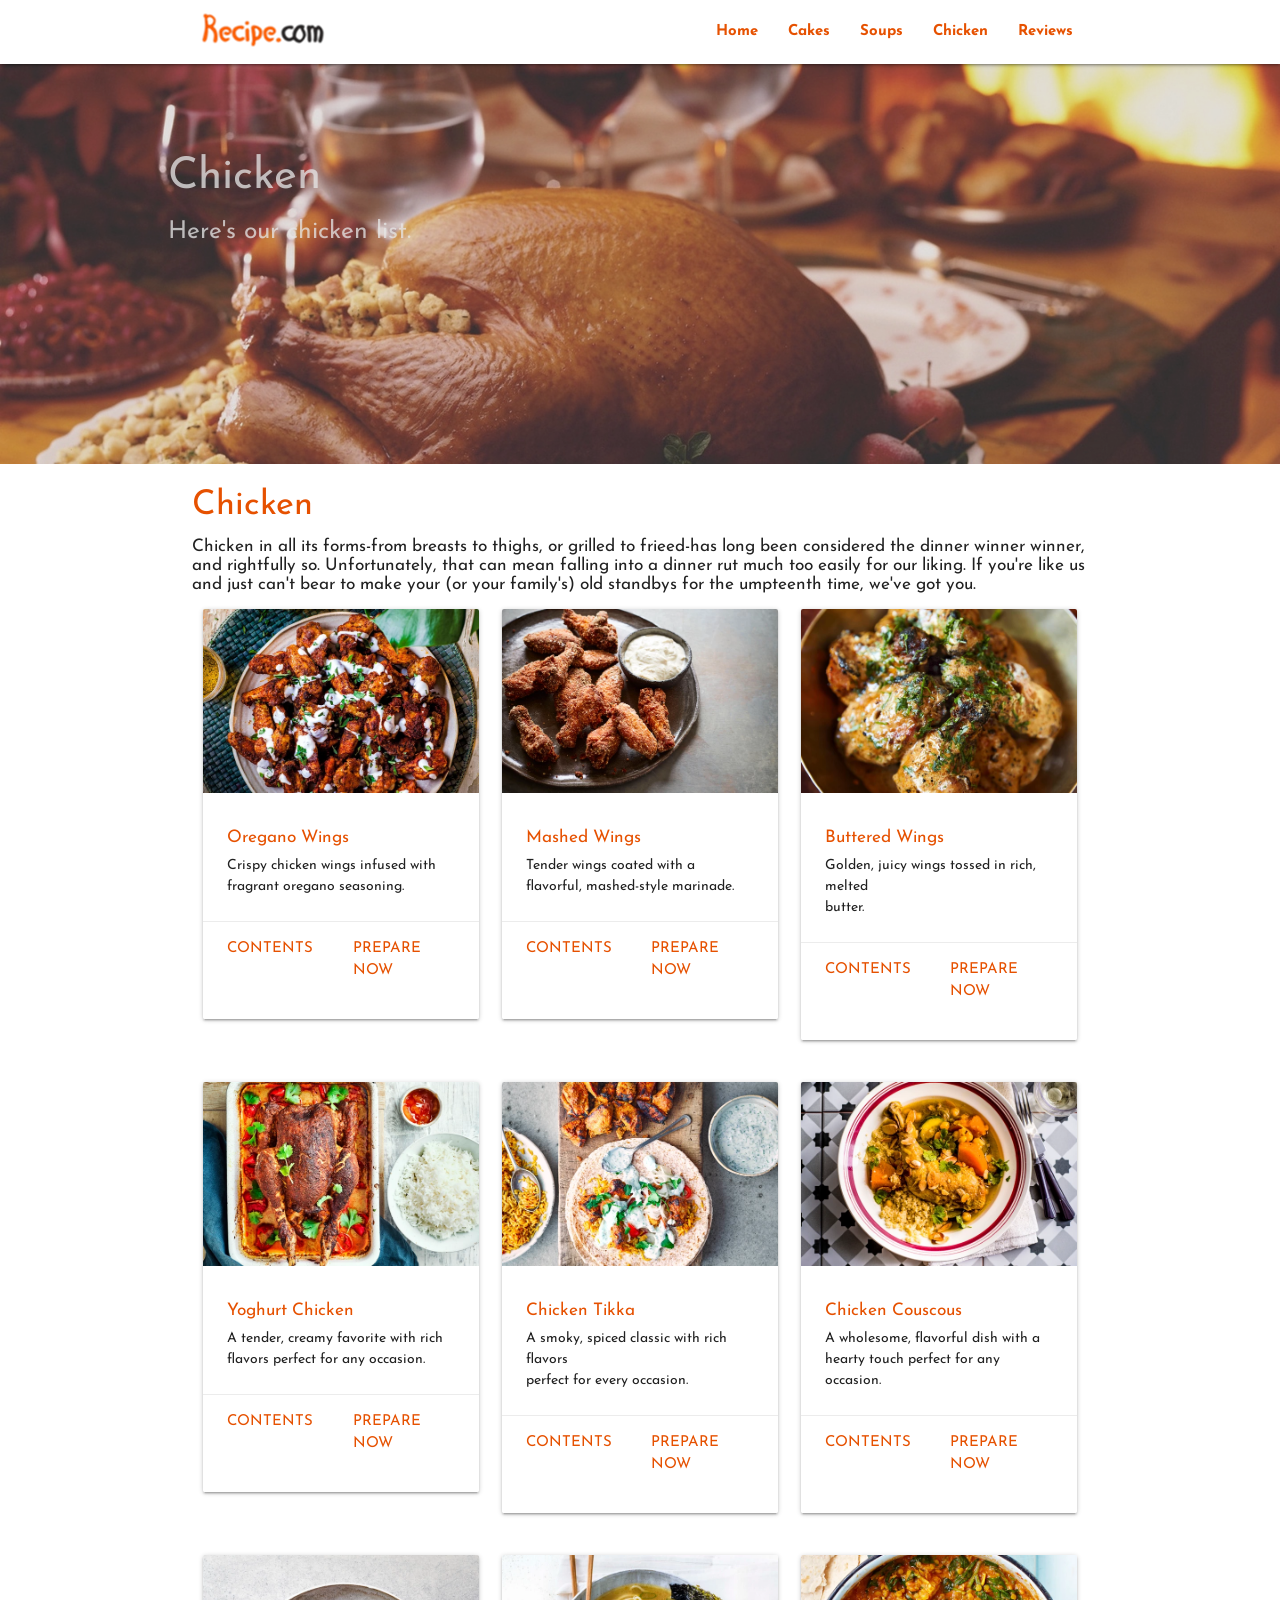
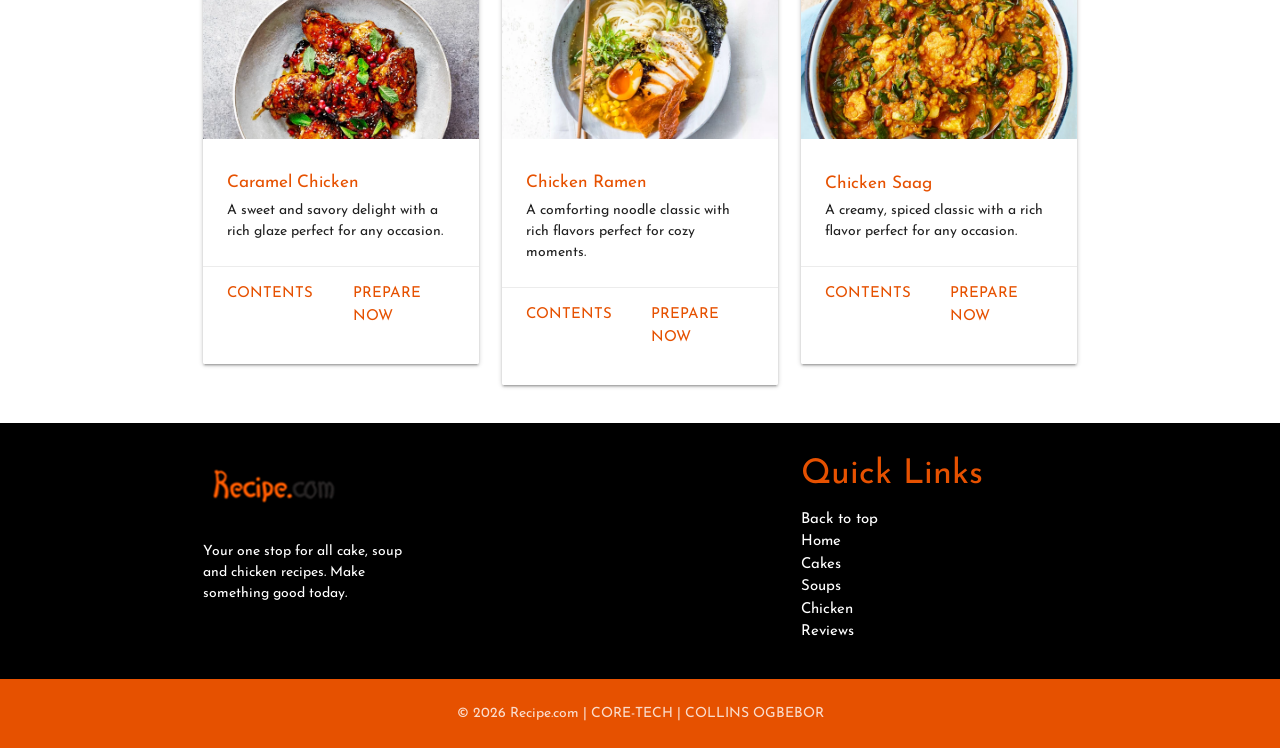
<file: chicken.html>
<!DOCTYPE html>
<html lang="en">
<head>
    <meta charset="UTF-8">
    <meta name="viewport" content="width=device-width, initial-scale=1.0">
    <link rel="stylesheet" href="css/materialize.css">
    <link rel="stylesheet" href="css/styles.css">
    <link href="https://fonts.googleapis.com/icon?family=Material+Icons" rel="stylesheet">
    <link rel="preconnect" href="https://fonts.googleapis.com">
    <link rel="preconnect" href="https://fonts.gstatic.com" crossorigin>
    <link href="https://fonts.googleapis.com/css2?family=Josefin+Sans:ital,wght@0,100..700;1,100..700&display=swap" rel="stylesheet">
    <link rel="shortcut icon" href="img/rcon.png" type="image/x-icon">
    <title>Chicken</title>
    <style>
        *{font-family: "Josefin Sans", sans-serif;}

        p{
            font-size: 14px;
        }

        span{
            font-size: 11px;
        }
    </style>
</head>
<body>
    <header>
        <div class="navbar-fixed">
            <nav class="white">
                <div class="nav-wrapper container">
                    <a href="#" class="brand-logo left hide-on-med-and-down">
                        <img src="img/logo.png" class="responsive-img" alt="">
                    </a>

                    <a href="#" class="brand-logo center hide-on-large-only hide-on-extra-large-only">
                        <img src="img/logo.png" class="responsive-img" alt="">
                    </a>

                    <a href="#menu" class="sidenav-trigger">
                        <i class="material-icons orange-text text-darken-4">menu</i>
                    </a>

                    <ul class="right hide-on-med-and-down">
                        <li><a href="index.html" class="orange-text text-darken-4 bold">Home</a></li>
                        <li><a href="cakes.html" class="orange-text text-darken-4 bold">Cakes</a></li>
                        <li><a href="soups.html" class="orange-text text-darken-4 bold">Soups</a></li>
                        <li><a href="chicken.html" class="orange-text text-darken-4 bold">Chicken</a></li>
                        <li><a href="index.html#reviews" class="orange-text text-darken-4 bold">Reviews</a></li>
                    </ul>

                </div>
            </nav>
        </div>
        <ul class="sidenav" id="menu">
            <li><a href="index.html" class="orange-text text-darken-4 bold">Home</a></li>
            <li><a href="cakes.html" class="orange-text text-darken-4 bold">Cakes</a></li>
            <li><a href="soups.html" class="orange-text text-darken-4 bold">Soups</a></li>
            <li><a href="chicken.html" class="orange-text text-darken-4 bold">Chicken</a></li>
            <li><a href="index.html#reviews" class="orange-text text-darken-4 bold">Reviews</a></li>
        </ul>

        <div class="slider scrollspy" id="chicken-top">
            <ul class="slides">
                <li>
                    <img src="img/chicken.jpg" alt="" class="responsive-img">
                    <div class="caption left-align">
                        <h3>Chicken</h3>
                        <h5 class="white-text">Here's our chicken list.</h5>
                    </div>
                </li>
            </ul>
        </div>
    </header>

    <main>
        <div class="container">
            <h4 class="orange-text text-darken-4">Chicken</h4>
            <h6>Chicken in all its forms-from breasts to thighs, or grilled to frieed-has long been considered the dinner winner winner, and rightfully so. Unfortunately, that can mean falling into a dinner rut much too easily for our liking. If you're like us and just can't bear to make your (or your family's) old standbys for the umpteenth time, we've got you.</h6>

            <div class="row">
                <div class="col s12 m4 l4">
                    <div class="card">
                        <div class="card-image">
                        <img class="responsive-img" src="img/chicken_5.webp" alt="">
                    </div>

                    <div class="card-content">
                        <h6 class="orange-text text-darken-4">Oregano Wings</h6>
                        <p>Crispy chicken wings infused with fragrant oregano seasoning.</p>
                    </div>

                    <div class="card-action">
                        <div class="row">
                            <div class="col s6 m12 l6">
                                <a href="#oregano_ingredients" class="modal-trigger orange-text text-darken-4">CONTENTS</a>
                                <div class="modal" id="oregano_ingredients">
                                    <p></p>
                                    <h6 class="orange-text text-darken-4 pad">Ingredients</h6>
                                    <ul class="pad">
                                        <li>Chicken wings</li>
                                        <li>Oregano</li>
                                        <li>Olive oil</li>
                                        <li>Garlic</li>
                                        <li>Lemon juice</li>
                                    </ul>
                                    <p></p>
                                </div>
                            </div>

                            <div class="col s6 m12 l6">
                                <a href="https://www.youtube.com/results?search_query=how+to+prepare+Oregano+Chicken+Wings" class="orange-text text-darken-4" target="_blank">PREPARE NOW</a>
                            </div>
                        </div>
                    </div>
                    </div>
                </div>

                <div class="col s12 m4 l4">
                    <div class="card">
                        <div class="card-image">
                        <img class="responsive-img" src="img/chicken_11.webp" alt="">
                    </div>

                    <div class="card-content">
                        <h6 class="orange-text text-darken-4">Mashed Wings</h6>
                        <p>Tender wings coated with a flavorful, mashed-style marinade.</p>
                    </div>

                    <div class="card-action">
                        <div class="row">
                            <div class="col s6 m12 l6">
                                <a href="#mashed_ingredients" class="modal-trigger orange-text text-darken-4">CONTENTS</a>
                                <div class="modal" id="mashed_ingredients">
                                    <p></p>
                                    <h6 class="orange-text text-darken-4 pad">Ingredients</h6>
                                    <ul class="pad">
                                        <li>Chicken wings</li>
                                        <li>Garlic</li>
                                        <li>Ginger</li>
                                        <li>Soy sauce</li>
                                        <li>Butter</li>
                                    </ul>
                                    <p></p>
                                </div>
                            </div>

                            <div class="col s6 m12 l6">
                                <a href="https://www.youtube.com/results?search_query=how+to+prepare+Mashed+Chicken+Wings" class="orange-text text-darken-4" target="_blank">PREPARE NOW</a>
                            </div>
                        </div>
                    </div>
                    </div>
                </div>

                <div class="col s12 m4 l4">
                    <div class="card">
                        <div class="card-image">
                        <img class="responsive-img" src="img/chicken_1.webp" alt="">
                    </div>

                    <div class="card-content">
                        <h6 class="orange-text text-darken-4">Buttered Wings</h6>
                        <p>Golden, juicy wings tossed in rich, melted <br> butter.</p>
                    </div>

                    <div class="card-action">
                        <div class="row">
                            <div class="col s6 m12 l6">
                                <a href="#buttered_ingredients" class="modal-trigger orange-text text-darken-4">CONTENTS</a>
                                <div class="modal" id="buttered_ingredients">
                                    <p></p>
                                    <h6 class="orange-text text-darken-4 pad">Ingredients</h6>
                                    <ul class="pad">
                                        <li>Chicken wings</li>
                                        <li>Butter</li>
                                        <li>Garlic</li>
                                        <li>Black pepper</li>
                                        <li>Salt</li>
                                    </ul>
                                    <p></p>
                                </div>
                            </div>

                            <div class="col s6 m12 l6">
                                <a href="https://www.youtube.com/results?search_query=how+to+prepare+Buttered+Chicken+Wings" class="orange-text text-darken-4" target="_blank">PREPARE NOW</a>
                            </div>
                        </div>
                    </div>
                    </div>
                </div>
            </div>

            <div class="row">
                <div class="col s12 m4 l4">
                    <div class="card">
                        <div class="card-image">
                        <img class="responsive-img" src="img/chicken_8.webp" alt="">
                    </div>

                    <div class="card-content">
                        <h6 class="orange-text text-darken-4">Yoghurt Chicken</h6>
                        <p>A tender, creamy favorite with rich flavors perfect for any occasion.</p>
                    </div>

                    <div class="card-action">
                        <div class="row">
                            <div class="col s6 m12 l6">
                                <a href="#yoghurt_ingredients" class="modal-trigger orange-text text-darken-4">CONTENTS</a>
                                <div class="modal" id="yoghurt_ingredients">
                                    <p></p>
                                    <h6 class="orange-text text-darken-4 pad">Ingredients</h6>
                                    <ul class="pad">
                                        <li>Chicken</li>
                                        <li>Yoghurt</li>
                                        <li>Spices</li>
                                        <li>Garlic</li>
                                        <li>Lemon juice</li>
                                    </ul>
                                    <p></p>
                                </div>
                            </div>

                            <div class="col s6 m12 l6">
                                <a href="https://www.youtube.com/results?search_query=how+to+prepare+Yoghurt+Chicken" class="orange-text text-darken-4" target="_blank">PREPARE NOW</a>
                            </div>
                        </div>
                    </div>
                    </div>
                </div>

                <div class="col s12 m4 l4">
                    <div class="card">
                        <div class="card-image">
                        <img class="responsive-img" src="img/chicken_10.webp" alt="">
                    </div>

                    <div class="card-content">
                        <h6 class="orange-text text-darken-4">Chicken Tikka</h6>
                        <p>A smoky, spiced classic with rich flavors <br> perfect for every occasion.</p>
                    </div>

                    <div class="card-action">
                        <div class="row">
                            <div class="col s6 m12 l6">
                                <a href="#tikka_ingredients" class="modal-trigger orange-text text-darken-4">CONTENTS</a>
                                <div class="modal" id="tikka_ingredients">
                                    <p></p>
                                    <h6 class="orange-text text-darken-4 pad">Ingredients</h6>
                                    <ul class="pad">
                                        <li>Chicken</li>
                                        <li>Yoghurt</li>
                                        <li>Ginger</li>
                                        <li>Tikka spices</li>
                                        <li>Lemon juice</li>
                                    </ul>
                                    <p></p>
                                </div>
                            </div>

                            <div class="col s6 m12 l6">
                                <a href="https://www.youtube.com/results?search_query=how+to+prepare+Chicken+Tikka" class="orange-text text-darken-4" target="_blank">PREPARE NOW</a>
                            </div>
                        </div>
                    </div>
                    </div>
                </div>

                <div class="col s12 m4 l4">
                    <div class="card">
                        <div class="card-image">
                        <img class="responsive-img" src="img/chicken_2.webp" alt="">
                    </div>

                    <div class="card-content">
                        <h6 class="orange-text text-darken-4">Chicken Couscous</h6>
                        <p>A wholesome, flavorful dish with a hearty touch perfect for any occasion.</p>
                    </div>

                    <div class="card-action">
                        <div class="row">
                            <div class="col s6 m12 l6">
                                <a href="#cous_ingredients" class="modal-trigger orange-text text-darken-4">CONTENTS</a>
                                <div class="modal" id="cous_ingredients">
                                    <p></p>
                                    <h6 class="orange-text text-darken-4 pad">Ingredients</h6>
                                    <ul class="pad">
                                        <li>Chicken</li>
                                        <li>Couscous</li>
                                        <li>Vegetables</li>
                                        <li>Spices</li>
                                        <li>Chicken stock</li>
                                    </ul>
                                    <p></p>
                                </div>
                            </div>

                            <div class="col s6 m12 l6">
                                <a href="https://www.youtube.com/results?search_query=how+to+prepare+Chicken+Couscous" class="orange-text text-darken-4" target="_blank">PREPARE NOW</a>
                            </div>
                        </div>
                    </div>
                    </div>
                </div>
            </div>

            <div class="row">
                <div class="col s12 m4 l4">
                    <div class="card">
                        <div class="card-image">
                        <img class="responsive-img" src="img/caramel.webp" alt="">
                    </div>

                    <div class="card-content">
                        <h6 class="orange-text text-darken-4">Caramel Chicken</h6>
                        <p>A sweet and savory delight with a rich glaze perfect for any occasion.</p>
                    </div>

                    <div class="card-action">
                        <div class="row">
                            <div class="col s6 m12 l6">
                                <a href="#caramel_ingredients" class="modal-trigger orange-text text-darken-4">CONTENTS</a>
                                <div class="modal" id="caramel_ingredients">
                                    <p></p>
                                    <h6 class="orange-text text-darken-4 pad">Ingredients</h6>
                                    <ul class="pad">
                                        <li>Chicken</li>
                                        <li>Caramel sauce</li>
                                        <li>Garlic</li>
                                        <li>Spices</li>
                                        <li>Soy sauce</li>
                                    </ul>
                                    <p></p>
                                </div>
                            </div>

                            <div class="col s6 m12 l6">
                                <a href="https://www.youtube.com/results?search_query=how+to+prepare+Caramel+Chicken" class="orange-text text-darken-4" target="_blank">PREPARE NOW</a>
                            </div>
                        </div>
                    </div>
                    </div>
                </div>

                <div class="col s12 m4 l4">
                    <div class="card">
                        <div class="card-image">
                        <img class="responsive-img" src="img/ramen.webp" alt="">
                    </div>

                    <div class="card-content">
                        <h6 class="orange-text text-darken-4">Chicken Ramen</h6>
                        <p>A comforting noodle classic with rich flavors perfect for cozy moments.</p>
                    </div>

                    <div class="card-action">
                        <div class="row">
                            <div class="col s6 m12 l6">
                                <a href="#ramen_ingredients" class="modal-trigger orange-text text-darken-4">CONTENTS</a>
                                <div class="modal" id="ramen_ingredients">
                                    <p></p>
                                    <h6 class="orange-text text-darken-4 pad">Ingredients</h6>
                                    <ul class="pad">
                                        <li>Chicken</li>
                                        <li>Ramen noodles</li>
                                        <li>Chicken broth</li>
                                        <li>Spring onions</li>
                                        <li>Eggs</li>
                                    </ul>
                                    <p></p>
                                </div>
                            </div>

                            <div class="col s6 m12 l6">
                                <a href="https://www.youtube.com/results?search_query=how+to+prepare+Chicken+Ramen" class="orange-text text-darken-4" target="_blank">PREPARE NOW</a>
                            </div>
                        </div>
                    </div>
                    </div>
                </div>

                <div class="col s12 m4 l4">
                    <div class="card">
                        <div class="card-image">
                        <img class="responsive-img" src="img/saag.webp" alt="">
                    </div>

                    <div class="card-content">
                        <h6 class="orange-text text-darken-4">Chicken Saag</h6>
                        <p>A creamy, spiced classic with a rich flavor perfect for any occasion.</p>
                    </div>

                    <div class="card-action">
                        <div class="row">
                            <div class="col s6 m12 l6">
                                <a href="#buttered_ingredients" class="modal-trigger orange-text text-darken-4">CONTENTS</a>
                                <div class="modal" id="buttered_ingredients">
                                    <p></p>
                                    <h6 class="orange-text text-darken-4 pad">Ingredients</h6>
                                    <ul class="pad">
                                        <li>Chicken</li>
                                        <li>Spinach (Saag)</li>
                                        <li>Garlic</li>
                                        <li>Indian spices</li>
                                        <li>Cream</li>
                                    </ul>
                                    <p></p>
                                </div>
                            </div>

                            <div class="col s6 m12 l6">
                                <a href="https://www.youtube.com/results?search_query=how+to+prepare+Chicken+Saag" class="orange-text text-darken-4" target="_blank">PREPARE NOW</a>
                            </div>
                        </div>
                    </div>
                    </div>
                </div>
            </div>

            <div>
                <h4></h4>
            </div>
        </div>
    </main>

    <footer class="page-footer black" >
            <div class="container">
                <div class="row">
                    <div class="col s12 m3 l3">
                        <h4><img src="img/logo.png" alt=""></h4>
                        <p>Your one stop for all cake, soup and chicken recipes. Make something good today.</p>
                    </div>
                    <div class="col s12 m5 l5"></div>
                    <div class="col s12 m3 l3">
                        <h4 class="orange-text text-darken-4">Quick Links</h4>
                        <ul>
                            <li><a href="#chicken-top" class="white-text">Back to top</a></li>
                            <li><a href="index.html" class="white-text">Home</a></li>
                            <li><a href="cakes.html" class="white-text">Cakes</a></li>
                            <li><a href="soups.html" class="white-text">Soups</a></li>
                            <li><a href="chicken.html" class="white-text">Chicken</a></li>
                            <li><a href="index.html#reviews" class="white-text">Reviews</a></li>
                        </ul>
                    </div>
                </div>
            </div>
        
        <div class="footer-copyright orange darken-4">
            <div class="container center">
                <p>&copy; 2026 Recipe.com | CORE-TECH | COLLINS OGBEBOR</p>
            </div>
        </div>
    </footer>
</body>
<script src="js/JQuery.js"></script>
<script src="js/materialize.js"></script>
<script>
    $(document).ready(function(){
        $('.slider').slider(
            {
                height: 400,
                duration: 3000,
                interval: 3000,
                indicators: false
            }
        ),

        $('.modal').modal(),

        $('.sidenav').sidenav(),

        $('.scrollspy').scrollSpy()
    });
</script>
</html>
</file>
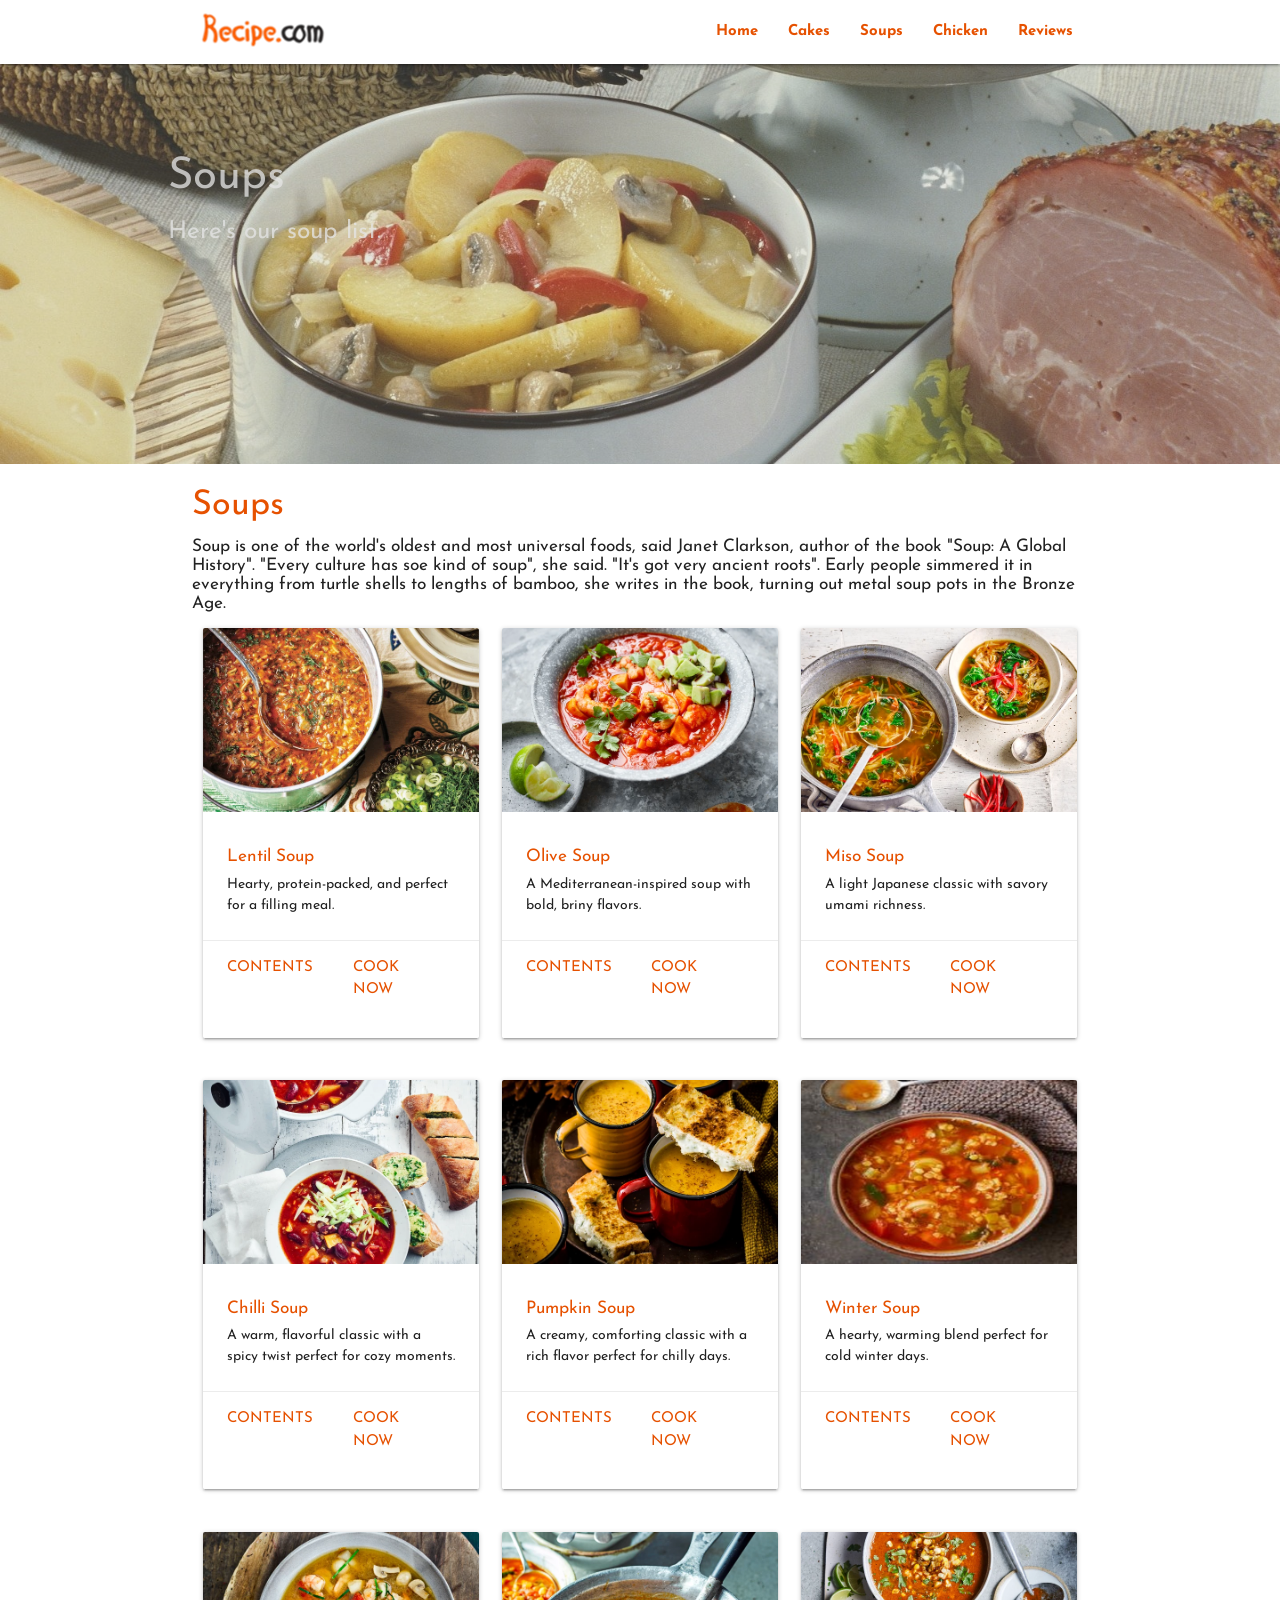
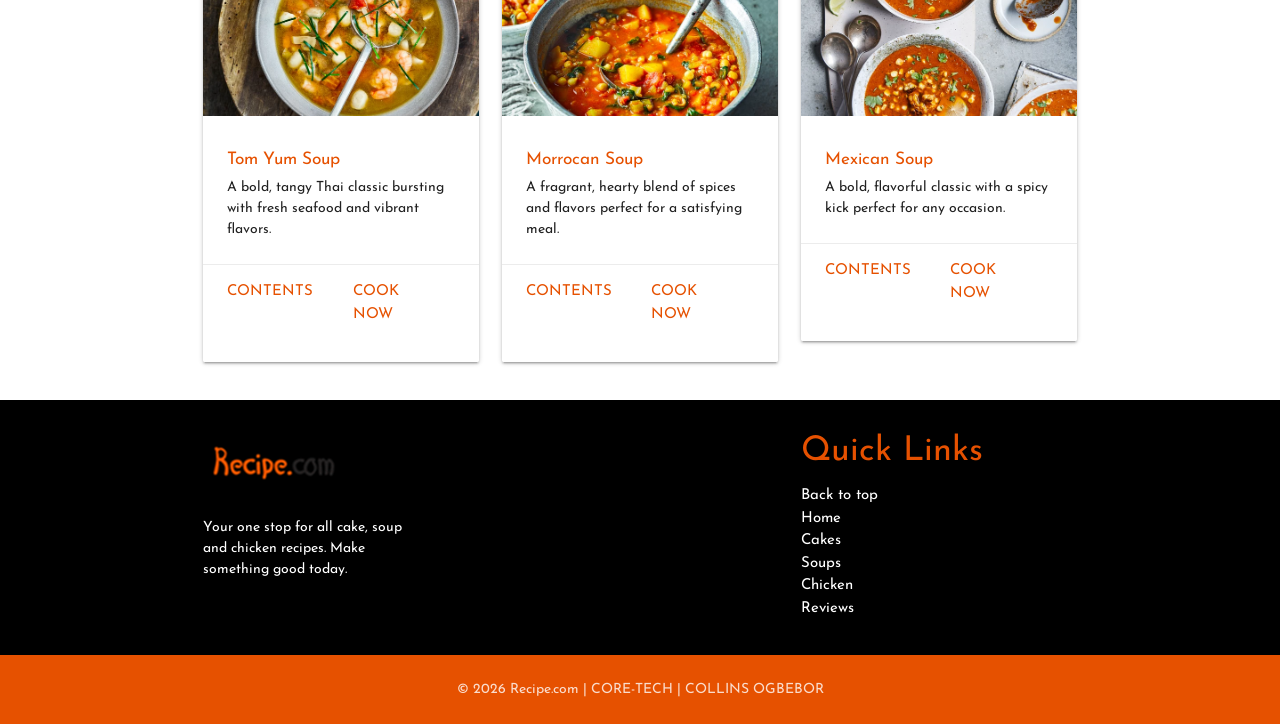
<file: soups.html>
<!DOCTYPE html>
<html lang="en">
<head>
    <meta charset="UTF-8">
    <meta name="viewport" content="width=device-width, initial-scale=1.0">
    <link rel="stylesheet" href="css/materialize.css">
    <link rel="stylesheet" href="css/styles.css">
    <link href="https://fonts.googleapis.com/icon?family=Material+Icons" rel="stylesheet">
    <link rel="preconnect" href="https://fonts.googleapis.com">
    <link rel="preconnect" href="https://fonts.gstatic.com" crossorigin>
    <link href="https://fonts.googleapis.com/css2?family=Josefin+Sans:ital,wght@0,100..700;1,100..700&display=swap" rel="stylesheet">
    <link rel="shortcut icon" href="img/rcon.png" type="image/x-icon">
    <title>Soups</title>
    <style>
        *{font-family: "Josefin Sans", sans-serif;}

        p{
            font-size: 14px;
        }

        span{
            font-size: 11px;
        }
    </style>
</head>
<body>
    <header>
        <div class="navbar-fixed">
            <nav class="white">
                <div class="nav-wrapper container">
                    <a href="#" class="brand-logo left hide-on-med-and-down">
                        <img src="img/logo.png" class="responsive-img" alt="">
                    </a>

                    <a href="#" class="brand-logo center hide-on-large-only hide-on-extra-large-only">
                        <img src="img/logo.png" class="responsive-img" alt="">
                    </a>

                    <a href="#menu" class="sidenav-trigger">
                        <i class="material-icons orange-text text-darken-4">menu</i>
                    </a>

                    <ul class="right hide-on-med-and-down">
                        <li><a href="index.html" class="orange-text text-darken-4 bold">Home</a></li>
                        <li><a href="cakes.html" class="orange-text text-darken-4 bold">Cakes</a></li>
                        <li><a href="soups.html" class="orange-text text-darken-4 bold">Soups</a></li>
                        <li><a href="chicken.html" class="orange-text text-darken-4 bold">Chicken</a></li>
                        <li><a href="index.html#reviews" class="orange-text text-darken-4 bold">Reviews</a></li>
                    </ul>

                </div>
            </nav>
        </div>
        <ul class="sidenav" id="menu">
            <li><a href="index.html" class="orange-text text-darken-4 bold">Home</a></li>
            <li><a href="cakes.html" class="orange-text text-darken-4 bold">Cakes</a></li>
            <li><a href="soups.html" class="orange-text text-darken-4 bold">Soups</a></li>
            <li><a href="chicken.html" class="orange-text text-darken-4 bold">Chicken</a></li>
            <li><a href="index.html#reviews" class="orange-text text-darken-4 bold">Reviews</a></li>
        </ul>

        <div class="slider scrollspy" id="soup-top">
            <ul class="slides">
                <li>
                    <img src="img/soup.jpg" alt="" class="responsive-img">
                    <div class="caption left-align">
                        <h3>Soups</h3>
                        <h5 class="white-text">Here's our soup list.</h5>
                    </div>
                </li>
            </ul>
        </div>
    </header>

    <main>
        <div class="container">
            <h4 class="orange-text text-darken-4">Soups</h4>
            <h6>Soup is one of the world's oldest and most universal foods, said Janet Clarkson, author of the book "Soup: A Global History". "Every culture has soe kind of soup", she said. "It's got very ancient roots". Early people simmered it in everything from turtle shells to lengths of bamboo, she writes in the book, turning out metal soup pots in the Bronze Age.</h6>

            <div class="row">
                <div class="col s12 m4 l4">
                    <div class="card">
                        <div class="card-image">
                        <img class="responsive-img" src="img/lentil_soup.webp" alt="">
                    </div>

                    <div class="card-content">
                        <h6 class="orange-text text-darken-4">Lentil Soup</h6>
                        <p>Hearty, protein-packed, and perfect for a filling meal.</p>
                    </div>

                    <div class="card-action">
                        <div class="row">
                            <div class="col s6 m12 l6">
                                <a href="#lentil_ingredients" class="modal-trigger orange-text text-darken-4">CONTENTS</a>
                                <div class="modal" id="lentil_ingredients">
                                    <p></p>
                                    <h6 class="orange-text text-darken-4 pad">Ingredients</h6>
                                    <ul class="pad">
                                        <li>Red lentils</li>
                                        <li>Carrots</li>
                                        <li>Garlic</li>
                                        <li>Tomatoes</li>
                                        <li>Onion</li>
                                    </ul>
                                    <p></p>
                                </div>
                            </div>

                            <div class="col s6 m12 l6">
                                <a href="https://www.youtube.com/results?search_query=how+to+prepare+Lentil+Soup" class="orange-text text-darken-4" target="_blank">COOK NOW</a>
                            </div>
                        </div>
                    </div>
                    </div>
                </div>

                <div class="col s12 m4 l4">
                    <div class="card">
                        <div class="card-image">
                        <img class="responsive-img" src="img/olive_soup.webp" alt="">
                    </div>

                    <div class="card-content">
                        <h6 class="orange-text text-darken-4">Olive Soup</h6>
                        <p>A Mediterranean-inspired soup with bold, briny flavors.</p>
                    </div>

                    <div class="card-action">
                        <div class="row">
                            <div class="col s6 m12 l6">
                                <a href="#olive_ingredients" class="modal-trigger orange-text text-darken-4">CONTENTS</a>
                                <div class="modal" id="olive_ingredients">
                                    <p></p>
                                    <h6 class="orange-text text-darken-4 pad">Ingredients</h6>
                                    <ul class="pad">
                                        <li>Green Olives</li>
                                        <li>Garlic</li>
                                        <li>Tomatoes</li>
                                        <li>Olive Oil</li>
                                        <li>Onion</li>
                                    </ul>
                                    <p></p>
                                </div>
                            </div>

                            <div class="col s6 m12 l6">
                                <a href="https://www.youtube.com/results?search_query=how+to+prepare+Olive+Soup" class="orange-text text-darken-4" target="_blank">COOK NOW</a>
                            </div>
                        </div>
                    </div>
                    </div>
                </div>

                <div class="col s12 m4 l4">
                    <div class="card">
                        <div class="card-image">
                        <img class="responsive-img" src="img/miso_soup.webp" alt="">
                    </div>

                    <div class="card-content">
                        <h6 class="orange-text text-darken-4">Miso Soup</h6>
                        <p>A light Japanese classic with savory umami richness.</p>
                    </div>

                    <div class="card-action">
                        <div class="row">
                            <div class="col s6 m12 l6">
                                <a href="#miso_ingredients" class="modal-trigger orange-text text-darken-4">CONTENTS</a>
                                <div class="modal" id="miso_ingredients">
                                    <p></p>
                                    <h6 class="orange-text text-darken-4 pad">Ingredients</h6>
                                    <ul class="pad">
                                        <li>Miso paste</li>
                                        <li>Dashi stock</li>
                                        <li>Tofu</li>
                                        <li>Seaweed(wakame)</li>
                                        <li>Spring Onion</li>
                                    </ul>
                                    <p></p>
                                </div>
                            </div>

                            <div class="col s6 m12 l6">
                                <a href="https://www.youtube.com/results?search_query=how+to+prepare+Miso+Soup" class="orange-text text-darken-4" target="_blank">COOK NOW</a>
                            </div>
                        </div>
                    </div>
                    </div>
                </div>
            </div>

            <div class="row">
                <div class="col s12 m4 l4">
                    <div class="card">
                        <div class="card-image">
                        <img class="responsive-img" src="img/chilli_soup.webp" alt="">
                    </div>

                    <div class="card-content">
                        <h6 class="orange-text text-darken-4">Chilli Soup</h6>
                        <p>A warm, flavorful classic with a spicy twist perfect for cozy moments.</p>
                    </div>

                    <div class="card-action">
                        <div class="row">
                            <div class="col s6 m12 l6">
                                <a href="#chilli_ingredients" class="modal-trigger orange-text text-darken-4">CONTENTS</a>
                                <div class="modal" id="chilli_ingredients">
                                    <p></p>
                                    <h6 class="orange-text text-darken-4 pad">Ingredients</h6>
                                    <ul class="pad">
                                        <li>Chilli pepper</li>
                                        <li>Vegetable stock</li>
                                        <li>Garlic</li>
                                        <li>Tomatoes</li>
                                        <li>Onion</li>
                                    </ul>
                                    <p></p>
                                </div>
                            </div>

                            <div class="col s6 m12 l6">
                                <a href="https://www.youtube.com/results?search_query=how+to+prepare+Chilli+Soup" class="orange-text text-darken-4" target="_blank">COOK NOW</a>
                            </div>
                        </div>
                    </div>
                    </div>
                </div>

                <div class="col s12 m4 l4">
                    <div class="card">
                        <div class="card-image">
                        <img class="responsive-img" src="img/pumpkin_soup.webp" alt="">
                    </div>

                    <div class="card-content">
                        <h6 class="orange-text text-darken-4">Pumpkin Soup</h6>
                        <p>A creamy, comforting classic with a rich flavor perfect for chilly days.</p>
                    </div>

                    <div class="card-action">
                        <div class="row">
                            <div class="col s6 m12 l6">
                                <a href="#pumpkin_ingredients" class="modal-trigger orange-text text-darken-4">CONTENTS</a>
                                <div class="modal" id="pumpkin_ingredients">
                                    <p></p>
                                    <h6 class="orange-text text-darken-4 pad">Ingredients</h6>
                                    <ul class="pad">
                                        <li>Pumpkin</li>
                                        <li>Garlic</li>
                                        <li>Vegetable stock</li>
                                        <li>Cream</li>
                                        <li>Onions</li>
                                    </ul>
                                    <p></p>
                                </div>
                            </div>

                            <div class="col s6 m12 l6">
                                <a href="https://www.youtube.com/results?search_query=how+to+prepare+Pumpkin+Soup" class="orange-text text-darken-4" target="_blank">COOK NOW</a>
                            </div>
                        </div>
                    </div>
                    </div>
                </div>

                <div class="col s12 m4 l4">
                    <div class="card">
                        <div class="card-image">
                        <img class="responsive-img" src="img/winter_soup.jpg" alt="">
                    </div>

                    <div class="card-content">
                        <h6 class="orange-text text-darken-4">Winter Soup</h6>
                        <p>A hearty, warming blend perfect for cold winter days.</p>
                    </div>

                    <div class="card-action">
                        <div class="row">
                            <div class="col s6 m12 l6">
                                <a href="#winter_ingredients" class="modal-trigger orange-text text-darken-4">CONTENTS</a>
                                <div class="modal" id="winter_ingredients">
                                    <p></p>
                                    <h6 class="orange-text text-darken-4 pad">Ingredients</h6>
                                    <ul class="pad">
                                        <li>Vegetables</li>
                                        <li>Potatoes</li>
                                        <li>Vegetable stock</li>
                                        <li>Herbs</li>
                                        <li>Onions</li>
                                    </ul>
                                    <p></p>
                                </div>
                            </div>

                            <div class="col s6 m12 l6">
                                <a href="https://www.youtube.com/results?search_query=how+to+prepare+Winter+Soup" class="orange-text text-darken-4" target="_blank">COOK NOW</a>
                            </div>
                        </div>
                    </div>
                    </div>
                </div>
            </div>

            <div class="row">
                <div class="col s12 m4 l4">
                    <div class="card">
                        <div class="card-image">
                        <img class="responsive-img" src="img/tom_soup.webp" alt="">
                    </div>

                    <div class="card-content">
                        <h6 class="orange-text text-darken-4">Tom Yum Soup</h6>
                        <p>A bold, tangy Thai classic bursting with fresh seafood and vibrant flavors.</p>
                    </div>

                    <div class="card-action">
                        <div class="row">
                            <div class="col s6 m12 l6">
                                <a href="#tom_ingredients" class="modal-trigger orange-text text-darken-4">CONTENTS</a>
                                <div class="modal" id="tom_ingredients">
                                    <p></p>
                                    <h6 class="orange-text text-darken-4 pad">Ingredients</h6>
                                    <ul class="pad">
                                        <li>Lemongrass</li>
                                        <li>Shrimp</li>
                                        <li>Chilli peppers</li>
                                        <li>Lime juice</li>
                                        <li>Mushrooms</li>
                                    </ul>
                                    <p></p>
                                </div>
                            </div>

                            <div class="col s6 m12 l6">
                                <a href="https://www.youtube.com/results?search_query=how+to+prepare+Tom+Yum+Soup" class="orange-text text-darken-4" target="_blank">COOK NOW</a>
                            </div>
                        </div>
                    </div>
                    </div>
                </div>

                <div class="col s12 m4 l4">
                    <div class="card">
                        <div class="card-image">
                        <img class="responsive-img" src="img/morroco_soup.webp" alt="">
                    </div>

                    <div class="card-content">
                        <h6 class="orange-text text-darken-4">Morrocan Soup</h6>
                        <p>A fragrant, hearty blend of spices and flavors perfect for a satisfying meal.</p>
                    </div>

                    <div class="card-action">
                        <div class="row">
                            <div class="col s6 m12 l6">
                                <a href="#morroco_ingredients" class="modal-trigger orange-text text-darken-4">CONTENTS</a>
                                <div class="modal" id="morroco_ingredients">
                                    <p></p>
                                    <h6 class="orange-text text-darken-4 pad">Ingredients</h6>
                                    <ul class="pad">
                                        <li>Chickpeas</li>
                                        <li>Vegetable stock</li>
                                        <li>Tomatoes</li>
                                        <li>Olive Oil</li>
                                        <li>Onions</li>
                                    </ul>
                                    <p></p>
                                </div>
                            </div>

                            <div class="col s6 m12 l6">
                                <a href="https://www.youtube.com/results?search_query=how+to+prepare+Morrocan+Soup" class="orange-text text-darken-4" target="_blank">COOK NOW</a>
                            </div>
                        </div>
                    </div>
                    </div>
                </div>

                <div class="col s12 m4 l4">
                    <div class="card">
                        <div class="card-image">
                        <img class="responsive-img" src="img/mexican_soup.webp" alt="">
                    </div>

                    <div class="card-content">
                        <h6 class="orange-text text-darken-4">Mexican Soup</h6>
                        <p>A bold, flavorful classic with a spicy kick perfect for any occasion.</p>
                    </div>

                    <div class="card-action">
                        <div class="row">
                            <div class="col s6 m12 l6">
                                <a href="#mexico_ingredients" class="modal-trigger orange-text text-darken-4">CONTENTS</a>
                                <div class="modal" id="mexico_ingredients">
                                    <p></p>
                                    <h6 class="orange-text text-darken-4 pad">Ingredients</h6>
                                    <ul class="pad">
                                        <li>Tomatoes</li>
                                        <li>Beans</li>
                                        <li>Corn</li>
                                        <li>Chilli peppers</li>
                                        <li>Vegetable stock</li>
                                    </ul>
                                    <p></p>
                                </div>
                            </div>

                            <div class="col s6 m12 l6">
                                <a href="https://www.youtube.com/results?search_query=how+to+prepare+Mexican+Soup" class="orange-text text-darken-4" target="_blank">COOK NOW</a>
                            </div>
                        </div>
                    </div>
                    </div>
                </div>
            </div>

            <div>
                <h4></h4>
            </div>
        </div>
    </main>

    <footer class="page-footer black" >
            <div class="container">
                <div class="row">
                    <div class="col s12 m3 l3">
                        <h4><img src="img/logo.png" alt=""></h4>
                        <p>Your one stop for all cake, soup and chicken recipes. Make something good today.</p>
                    </div>
                    <div class="col s12 m5 l5"></div>
                    <div class="col s12 m3 l3">
                        <h4 class="orange-text text-darken-4">Quick Links</h4>
                        <ul>
                            <li><a href="#soup-top" class="white-text">Back to top</a></li>
                            <li><a href="index.html" class="white-text">Home</a></li>
                            <li><a href="cakes.html" class="white-text">Cakes</a></li>
                            <li><a href="soups.html" class="white-text">Soups</a></li>
                            <li><a href="chicken.html" class="white-text">Chicken</a></li>
                            <li><a href="index.html#reviews" class="white-text">Reviews</a></li>
                        </ul>
                    </div>
                </div>
            </div>
        
        <div class="footer-copyright orange darken-4">
            <div class="container center">
                <p>&copy; 2026 Recipe.com | CORE-TECH | COLLINS OGBEBOR</p>
            </div>
        </div>
    </footer>
</body>
<script src="js/JQuery.js"></script>
<script src="js/materialize.js"></script>
<script>
    $(document).ready(function(){
        $('.slider').slider(
            {
                height: 400,
                duration: 3000,
                interval: 3000,
                indicators: false
            }
        ),

        $('.modal').modal(),

        $('.sidenav').sidenav(),

        $('.scrollspy').scrollSpy()
    });
</script>
</html>
</file>
<file: css/styles.css>
.home-paragraph{
    font-size: 25px;
    text-align: justify;
}

.bold{
    font-weight: bold;
}

.italics{
    font-style: italic;
    font-size: 19px;
    opacity: 0.7;
}

.border-bottom{
    border-bottom: 1px solid rgb(222, 222, 222);
}

.pad{
    padding-left: 20px !important;
}

.padding{ 
    padding-bottom: 20px;
}

.start{
    height: 100px;
}
</file>
